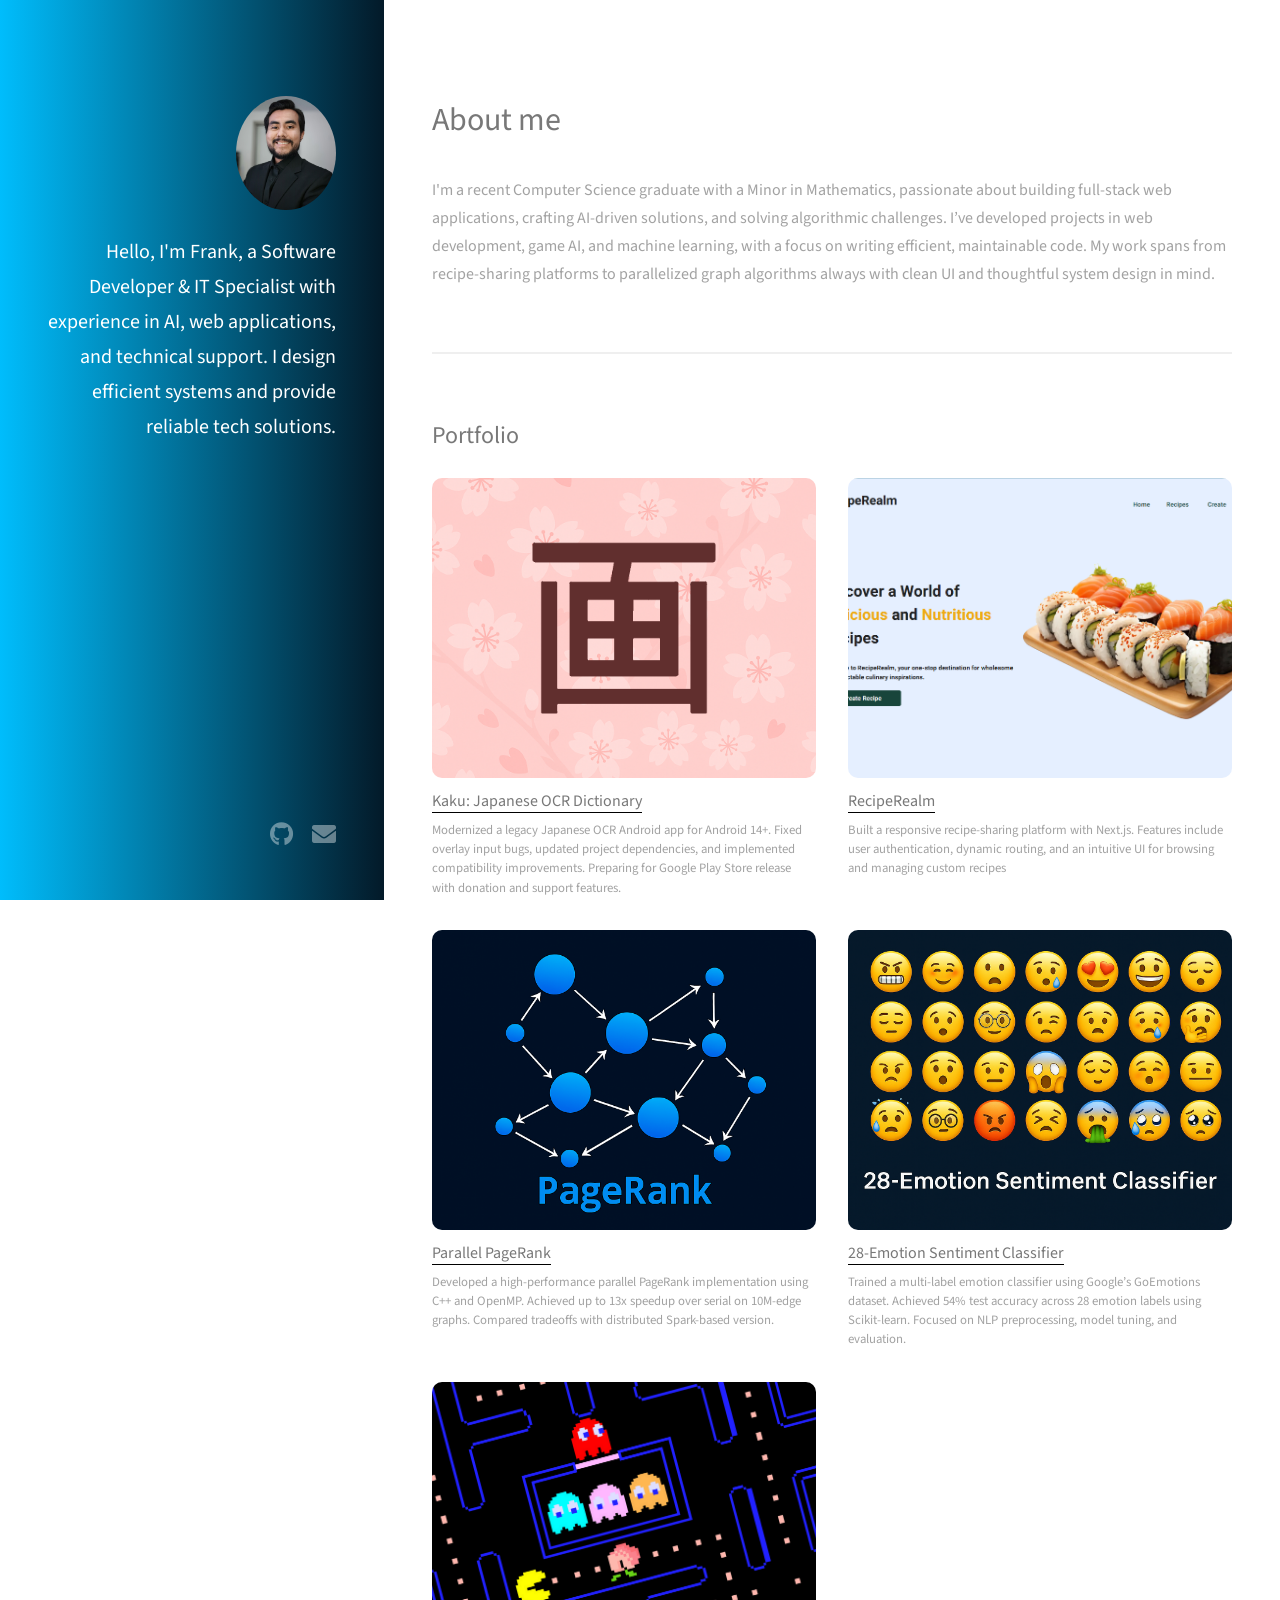
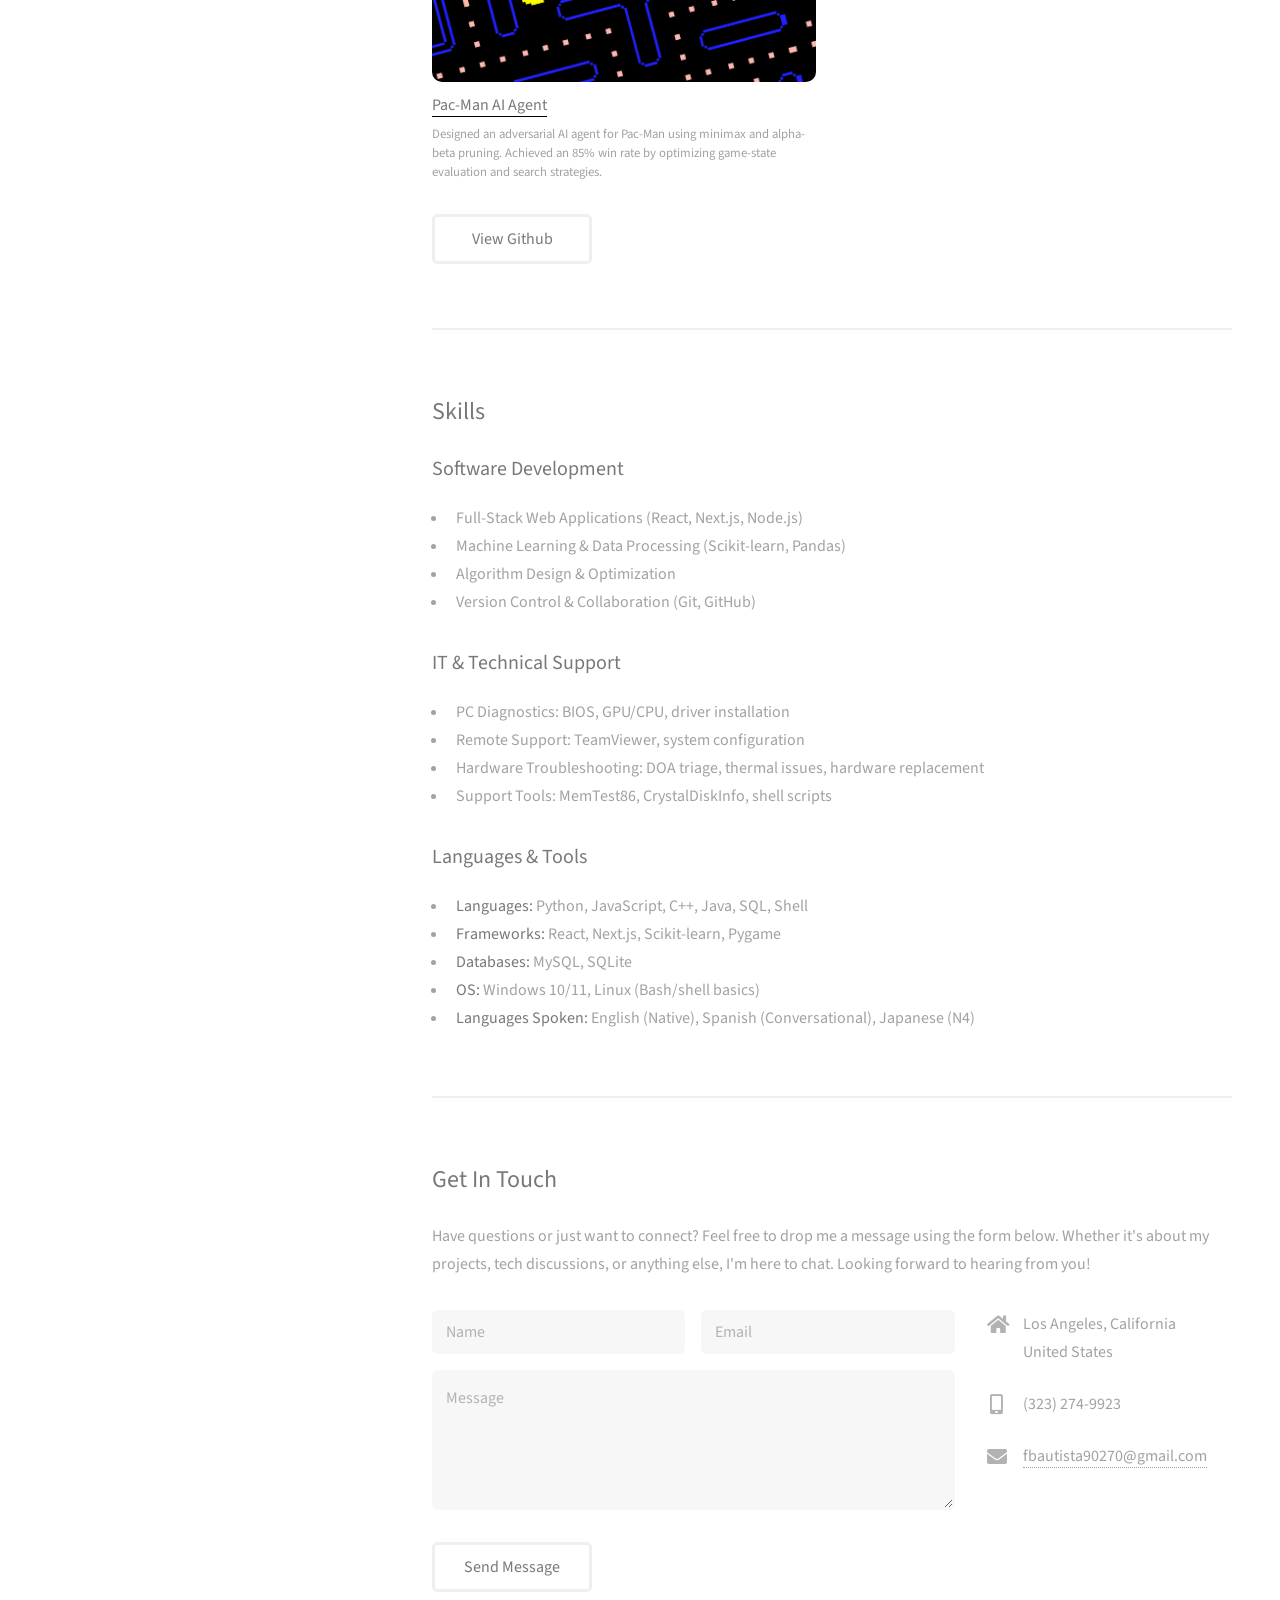
<file: index.html>
<!DOCTYPE HTML>
<html>
	<head>
		<title>Frank Bautista - Personal Website</title>
		<meta charset="utf-8" />
		<meta name="viewport" content="width=device-width, initial-scale=1, user-scalable=no" />
		<link rel="stylesheet" href="assets/css/main.css" />
	</head>
	<body class="is-preload">

		<!-- Header -->
			<header id="header">
				<div class="inner">
					<a class="image avatar"><img src="images/fulls/avatar/avatar.jpg" alt="Avatar Photo" /></a>
					<h1><strong>Hello, I'm Frank,<br />
						a Software Developer & IT Specialist<br />
						with experience in AI, web applications, and technical support.<br />
						I design efficient systems and provide reliable tech solutions.</strong>
					</h1>		
				</div>
			</header>

		<!-- Main -->
			<div id="main">

				<!-- One -->
					<section id="one">
						<header class="major">
							<h2>About me</h2>
						</header>
						<p>
							I'm a recent Computer Science graduate with a Minor in Mathematics, passionate about building full-stack web applications, crafting AI-driven solutions, and solving algorithmic challenges. I’ve developed projects in web development, game AI, and machine learning, with a focus on writing efficient, maintainable code. My work spans from recipe-sharing platforms to parallelized graph algorithms always with clean UI and thoughtful system design in mind.
						</p>
						<!--
						<ul class="actions">
							<li><a href="assets/Resume/resume.pdf" class="button">View Resume</a></li>
						</ul>
						-->
					</section>

				<!-- Two -->
					<section id="two">
						<h2>Portfolio</h2>
						<div class="row">
							<!-- KakuOCR -->
							<article class="col-6 col-12-xsmall work-item gallery">
								<a class="linkBorderRemove" href="https://github.com/Frank3549/Kaku-OCR"><img src="images/thumbs/KakuOCR.png" alt="KakuOCR Thumbnail" /></a>
								<a class="portfolioTitleLink" href="https://github.com/Frank3549/Kaku-OCR"><h3 class="portfolioTitle">Kaku: Japanese OCR Dictionary</h3></a>
								<p>Modernized a legacy Japanese OCR Android app for Android 14+. Fixed overlay input bugs, updated project dependencies, and implemented compatibility improvements. Preparing for Google Play Store release with donation and support features.</p>
							</article>		

							<!-- RecipeRealm -->
							<article class="col-6 col-12-xsmall work-item gallery">
								<a class="linkBorderRemove" href="https://recipe-realm-pearl.vercel.app/"><img src="images/thumbs/recipeRealm.png" alt="RecipeRealm Thumbnail" /></a>
								<a class="portfolioTitleLink" href="https://recipe-realm-pearl.vercel.app/"><h3 class="portfolioTitle">RecipeRealm</h3></a>
								<p>Built a responsive recipe-sharing platform with Next.js. Features include user authentication, dynamic routing, and an intuitive UI for browsing and managing custom recipes</p>
							</article>
					
							<!-- Parallel PageRank -->
							<article class="col-6 col-12-xsmall work-item gallery">
								<a class="linkBorderRemove" href="https://github.com/Frank3549/Parallel-PageRank"><img src="images/thumbs/pagerank.png" alt="PageRank Thumbnail" /></a>
								<a class="portfolioTitleLink" href="https://github.com/Frank3549/Parallel-PageRank"><h3 class="portfolioTitle">Parallel PageRank</h3></a>
								<p>Developed a high-performance parallel PageRank implementation using C++ and OpenMP. Achieved up to 13x speedup over serial on 10M-edge graphs. Compared tradeoffs with distributed Spark-based version.</p>
							</article>

							<!-- 28-Emotion Sentiment Classifier -->
							<article class="col-6 col-12-xsmall work-item gallery">
								<a class="linkBorderRemove" href="https://github.com/Frank3549/Song-Sentiment-Analysis"><img src="images/thumbs/sentiment.png" alt="Sentiment Classifier Thumbnail" /></a>
								<a class="portfolioTitleLink" href="https://github.com/Frank3549/Song-Sentiment-Analysis"><h3 class="portfolioTitle">28-Emotion Sentiment Classifier</h3></a>
								<p>Trained a multi-label emotion classifier using Google’s GoEmotions dataset. Achieved 54% test accuracy across 28 emotion labels using Scikit-learn. Focused on NLP preprocessing, model tuning, and evaluation.</p>
							</article>

							<!-- Pac-Man AI Agent -->
							<article class="col-6 col-12-xsmall work-item gallery">
								<a class="linkBorderRemove" href="https://github.com/Frank3549/Pacman-AI"><img src="images/thumbs/pacman.png" alt="Pac-Man AI Thumbnail" /></a>
								<a class="portfolioTitleLink" href="https://github.com/Frank3549/Pacman-AI"><h3 class="portfolioTitle">Pac-Man AI Agent</h3></a>
								<p>Designed an adversarial AI agent for Pac-Man using minimax and alpha-beta pruning. Achieved an 85% win rate by optimizing game-state evaluation and search strategies.</p>
							</article>

						</div>
						<ul class="actions">
							<li><a href="https://github.com/Frank3549?tab=stars" class="button">View Github</a></li>
						</ul>
					
					</section>
					
				<!-- Skills -->		
				<section id="skills">
					<h2>Skills</h2>

					<div class="skills-container">
						<div class="skills-column">
							<h3>Software Development</h3>
							<ul>
								<li>Full-Stack Web Applications (React, Next.js, Node.js)</li>
								<li>Machine Learning & Data Processing (Scikit-learn, Pandas)</li>
								<li>Algorithm Design & Optimization</li>
								<li>Version Control & Collaboration (Git, GitHub)</li>
							</ul>
						</div>

						<div class="skills-column">
							<h3>IT & Technical Support</h3>
							<ul>
								<li>PC Diagnostics: BIOS, GPU/CPU, driver installation</li>
								<li>Remote Support: TeamViewer, system configuration</li>
								<li>Hardware Troubleshooting: DOA triage, thermal issues, hardware replacement</li>
								<li>Support Tools: MemTest86, CrystalDiskInfo, shell scripts</li>
							</ul>
						</div>

						<div class="skills-column">
							<h3>Languages & Tools</h3>
							<ul>
								<li><strong>Languages:</strong> Python, JavaScript, C++, Java, SQL, Shell</li>
								<li><strong>Frameworks:</strong> React, Next.js, Scikit-learn, Pygame</li>
								<li><strong>Databases:</strong> MySQL, SQLite</li>
								<li><strong>OS:</strong> Windows 10/11, Linux (Bash/shell basics)</li>
								<li><strong>Languages Spoken:</strong> English (Native), Spanish (Conversational), Japanese (N4)</li>
							</ul>
						</div>
					</div>
				</section>

				<!-- Three -->
					<section id="three">
						<h2>Get In Touch</h2>
						<p>Have questions or just want to connect? Feel free to drop me a message using the form below. Whether it's about my projects, tech discussions, or anything else, I'm here to chat. Looking forward to hearing from you!</p>
						<div class="row">
							<div class="col-8 col-12-small">
								<form method="post" action="https://formspree.io/f/mgegnygj">
									<div class="row gtr-uniform gtr-50">
										<div class="col-6 col-12-xsmall"><input type="text" name="name" id="name" placeholder="Name" required/></div>
										<div class="col-6 col-12-xsmall"><input type="email" name="email" id="email" placeholder="Email" required/></div>
										<div class="col-12"><textarea name="message" id="message" placeholder="Message" rows="4" required></textarea></div>
									</div>

							<div class = "marginAboveButton">
								<ul class="actions">
									<li><input type="submit" value="Send Message" /></li>
								</ul>
							</div>

								</form>
								
								
							</div>
							<div class="col-4 col-12-small">
								<ul class="labeled-icons">
									<li>
										<h3 class="icon solid fa-home"><span class="label">Address</span></h3>
										Los Angeles, California<br />
										United States
									</li>
									<li>
										<h3 class="icon solid fa-mobile-alt"><span class="label">Phone</span></h3>
										(323) 274-9923
									</li>
									<li>
										<h3 class="icon solid fa-envelope"><span class="label">Email</span></h3>
										<a href="mailto:fbautista90270@gmai.com">fbautista90270@gmail.com</a>
									</li>
								</ul>
							</div>
						</div>
					</section>

				<!-- Four -->
				<!--
					<section id="four">
						<h2>Elements</h2>

						<section>
							<h4>Text</h4>
							<p>This is <b>bold</b> and this is <strong>strong</strong>. This is <i>italic</i> and this is <em>emphasized</em>.
							This is <sup>superscript</sup> text and this is <sub>subscript</sub> text.
							This is <u>underlined</u> and this is code: <code>for (;;) { ... }</code>. Finally, <a href="#">this is a link</a>.</p>
							<hr />
							<header>
								<h4>Heading with a Subtitle</h4>
								<p>Lorem ipsum dolor sit amet nullam id egestas urna aliquam</p>
							</header>
							<p>Nunc lacinia ante nunc ac lobortis. Interdum adipiscing gravida odio porttitor sem non mi integer non faucibus ornare mi ut ante amet placerat aliquet. Volutpat eu sed ante lacinia sapien lorem accumsan varius montes viverra nibh in adipiscing blandit tempus accumsan.</p>
							<header>
								<h5>Heading with a Subtitle</h5>
								<p>Lorem ipsum dolor sit amet nullam id egestas urna aliquam</p>
							</header>
							<p>Nunc lacinia ante nunc ac lobortis. Interdum adipiscing gravida odio porttitor sem non mi integer non faucibus ornare mi ut ante amet placerat aliquet. Volutpat eu sed ante lacinia sapien lorem accumsan varius montes viverra nibh in adipiscing blandit tempus accumsan.</p>
							<hr />
							<h2>Heading Level 2</h2>
							<h3>Heading Level 3</h3>
							<h4>Heading Level 4</h4>
							<h5>Heading Level 5</h5>
							<h6>Heading Level 6</h6>
							<hr />
							<h5>Blockquote</h5>
							<blockquote>Fringilla nisl. Donec accumsan interdum nisi, quis tincidunt felis sagittis eget tempus euismod. Vestibulum ante ipsum primis in faucibus vestibulum. Blandit adipiscing eu felis iaculis volutpat ac adipiscing accumsan faucibus. Vestibulum ante ipsum primis in faucibus lorem ipsum dolor sit amet nullam adipiscing eu felis.</blockquote>
							<h5>Preformatted</h5>
							<pre><code>i = 0;

while (!deck.isInOrder()) {
print 'Iteration ' + i;
deck.shuffle();
i++;
}

print 'It took ' + i + ' iterations to sort the deck.';</code></pre>
						</section>

						<section>
							<h4>Lists</h4>
							<div class="row">
								<div class="col-6 col-12-xsmall">
									<h5>Unordered</h5>
									<ul>
										<li>Dolor pulvinar etiam magna etiam.</li>
										<li>Sagittis adipiscing lorem eleifend.</li>
										<li>Felis enim feugiat dolore viverra.</li>
									</ul>
									<h5>Alternate</h5>
									<ul class="alt">
										<li>Dolor pulvinar etiam magna etiam.</li>
										<li>Sagittis adipiscing lorem eleifend.</li>
										<li>Felis enim feugiat dolore viverra.</li>
									</ul>
								</div>
								<div class="col-6 col-12-xsmall">
									<h5>Ordered</h5>
									<ol>
										<li>Dolor pulvinar etiam magna etiam.</li>
										<li>Etiam vel felis at lorem sed viverra.</li>
										<li>Felis enim feugiat dolore viverra.</li>
										<li>Dolor pulvinar etiam magna etiam.</li>
										<li>Etiam vel felis at lorem sed viverra.</li>
										<li>Felis enim feugiat dolore viverra.</li>
									</ol>
									<h5>Icons</h5>
									<ul class="icons">
										<li><a href="#" class="icon brands fa-twitter"><span class="label">Twitter</span></a></li>
										<li><a href="#" class="icon brands fa-facebook-f"><span class="label">Facebook</span></a></li>
										<li><a href="#" class="icon brands fa-instagram"><span class="label">Instagram</span></a></li>
										<li><a href="#" class="icon brands fa-github"><span class="label">Github</span></a></li>
										<li><a href="#" class="icon brands fa-dribbble"><span class="label">Dribbble</span></a></li>
										<li><a href="#" class="icon brands fa-tumblr"><span class="label">Tumblr</span></a></li>
									</ul>
								</div>
							</div>
							<h5>Actions</h5>
							<ul class="actions">
								<li><a href="#" class="button primary">Default</a></li>
								<li><a href="#" class="button">Default</a></li>
							</ul>
							<ul class="actions small">
								<li><a href="#" class="button primary small">Small</a></li>
								<li><a href="#" class="button small">Small</a></li>
							</ul>
							<div class="row">
								<div class="col-6 col-12-small">
									<ul class="actions stacked">
										<li><a href="#" class="button primary">Default</a></li>
										<li><a href="#" class="button">Default</a></li>
									</ul>
								</div>
								<div class="col-6 col-12-small">
									<ul class="actions stacked">
										<li><a href="#" class="button primary small">Small</a></li>
										<li><a href="#" class="button small">Small</a></li>
									</ul>
								</div>
								<div class="col-6 col-12-small">
									<ul class="actions stacked">
										<li><a href="#" class="button primary fit">Default</a></li>
										<li><a href="#" class="button fit">Default</a></li>
									</ul>
								</div>
								<div class="col-6 col-12-small">
									<ul class="actions stacked">
										<li><a href="#" class="button primary small fit">Small</a></li>
										<li><a href="#" class="button small fit">Small</a></li>
									</ul>
								</div>
							</div>
						</section>

						<section>
							<h4>Table</h4>
							<h5>Default</h5>
							<div class="table-wrapper">
								<table>
									<thead>
										<tr>
											<th>Name</th>
											<th>Description</th>
											<th>Price</th>
										</tr>
									</thead>
									<tbody>
										<tr>
											<td>Item One</td>
											<td>Ante turpis integer aliquet porttitor.</td>
											<td>29.99</td>
										</tr>
										<tr>
											<td>Item Two</td>
											<td>Vis ac commodo adipiscing arcu aliquet.</td>
											<td>19.99</td>
										</tr>
										<tr>
											<td>Item Three</td>
											<td> Morbi faucibus arcu accumsan lorem.</td>
											<td>29.99</td>
										</tr>
										<tr>
											<td>Item Four</td>
											<td>Vitae integer tempus condimentum.</td>
											<td>19.99</td>
										</tr>
										<tr>
											<td>Item Five</td>
											<td>Ante turpis integer aliquet porttitor.</td>
											<td>29.99</td>
										</tr>
									</tbody>
									<tfoot>
										<tr>
											<td colspan="2"></td>
											<td>100.00</td>
										</tr>
									</tfoot>
								</table>
							</div>

							<h5>Alternate</h5>
							<div class="table-wrapper">
								<table class="alt">
									<thead>
										<tr>
											<th>Name</th>
											<th>Description</th>
											<th>Price</th>
										</tr>
									</thead>
									<tbody>
										<tr>
											<td>Item One</td>
											<td>Ante turpis integer aliquet porttitor.</td>
											<td>29.99</td>
										</tr>
										<tr>
											<td>Item Two</td>
											<td>Vis ac commodo adipiscing arcu aliquet.</td>
											<td>19.99</td>
										</tr>
										<tr>
											<td>Item Three</td>
											<td> Morbi faucibus arcu accumsan lorem.</td>
											<td>29.99</td>
										</tr>
										<tr>
											<td>Item Four</td>
											<td>Vitae integer tempus condimentum.</td>
											<td>19.99</td>
										</tr>
										<tr>
											<td>Item Five</td>
											<td>Ante turpis integer aliquet porttitor.</td>
											<td>29.99</td>
										</tr>
									</tbody>
									<tfoot>
										<tr>
											<td colspan="2"></td>
											<td>100.00</td>
										</tr>
									</tfoot>
								</table>
							</div>
						</section>

						<section>
							<h4>Buttons</h4>
							<ul class="actions">
								<li><a href="#" class="button primary">Primary</a></li>
								<li><a href="#" class="button">Default</a></li>
							</ul>
							<ul class="actions">
								<li><a href="#" class="button large">Large</a></li>
								<li><a href="#" class="button">Default</a></li>
								<li><a href="#" class="button small">Small</a></li>
							</ul>
							<ul class="actions fit">
								<li><a href="#" class="button primary fit">Fit</a></li>
								<li><a href="#" class="button fit">Fit</a></li>
							</ul>
							<ul class="actions fit small">
								<li><a href="#" class="button primary fit small">Fit + Small</a></li>
								<li><a href="#" class="button fit small">Fit + Small</a></li>
							</ul>
							<ul class="actions">
								<li><a href="#" class="button primary icon solid fa-download">Icon</a></li>
								<li><a href="#" class="button icon solid fa-download">Icon</a></li>
							</ul>
							<ul class="actions">
								<li><span class="button primary disabled">Primary</span></li>
								<li><span class="button disabled">Default</span></li>
							</ul>
						</section>

						<section>
							<h4>Form</h4>
							<form method="post" action="#">
								<div class="row gtr-uniform gtr-50">
									<div class="col-6 col-12-xsmall">
										<input type="text" name="demo-name" id="demo-name" value="" placeholder="Name" />
									</div>
									<div class="col-6 col-12-xsmall">
										<input type="email" name="demo-email" id="demo-email" value="" placeholder="Email" />
									</div>
									<div class="col-12">
										<select name="demo-category" id="demo-category">
											<option value="">- Category -</option>
											<option value="1">Manufacturing</option>
											<option value="1">Shipping</option>
											<option value="1">Administration</option>
											<option value="1">Human Resources</option>
										</select>
									</div>
									<div class="col-4 col-12-small">
										<input type="radio" id="demo-priority-low" name="demo-priority" checked>
										<label for="demo-priority-low">Low Priority</label>
									</div>
									<div class="col-4 col-12-small">
										<input type="radio" id="demo-priority-normal" name="demo-priority">
										<label for="demo-priority-normal">Normal Priority</label>
									</div>
									<div class="col-4 col-12-small">
										<input type="radio" id="demo-priority-high" name="demo-priority">
										<label for="demo-priority-high">High Priority</label>
									</div>
									<div class="col-6 col-12-small">
										<input type="checkbox" id="demo-copy" name="demo-copy">
										<label for="demo-copy">Email me a copy of this message</label>
									</div>
									<div class="col-6 col-12-small">
										<input type="checkbox" id="demo-human" name="demo-human" checked>
										<label for="demo-human">I am a human and not a robot</label>
									</div>
									<div class="col-12">
										<textarea name="demo-message" id="demo-message" placeholder="Enter your message" rows="6"></textarea>
									</div>
									<div class="col-12">
										<ul class="actions">
											<li><input type="submit" value="Send Message" class="primary" /></li>
											<li><input type="reset" value="Reset" /></li>
										</ul>
									</div>
								</div>
							</form>
						</section>

						<section>
							<h4>Image</h4>
							<h5>Fit</h5>
							<div class="box alt">
								<div class="row gtr-50 gtr-uniform">
									<div class="col-12"><span class="image fit"><img src="images/fulls/05.jpg" alt="" /></span></div>
									<div class="col-4"><span class="image fit"><img src="images/thumbs/01.jpg" alt="" /></span></div>
									<div class="col-4"><span class="image fit"><img src="images/thumbs/02.jpg" alt="" /></span></div>
									<div class="col-4"><span class="image fit"><img src="images/thumbs/03.jpg" alt="" /></span></div>
									<div class="col-4"><span class="image fit"><img src="images/thumbs/04.jpg" alt="" /></span></div>
									<div class="col-4"><span class="image fit"><img src="images/thumbs/05.jpg" alt="" /></span></div>
									<div class="col-4"><span class="image fit"><img src="images/thumbs/06.jpg" alt="" /></span></div>
									<div class="col-4"><span class="image fit"><img src="images/thumbs/03.jpg" alt="" /></span></div>
									<div class="col-4"><span class="image fit"><img src="images/thumbs/02.jpg" alt="" /></span></div>
									<div class="col-4"><span class="image fit"><img src="images/thumbs/01.jpg" alt="" /></span></div>
								</div>
							</div>
							<h5>Left &amp; Right</h5>
							<p><span class="image left"><img src="images/avatar.jpg" alt="" /></span>Fringilla nisl. Donec accumsan interdum nisi, quis tincidunt felis sagittis eget. tempus euismod. Vestibulum ante ipsum primis in faucibus vestibulum. Blandit adipiscing eu felis iaculis volutpat ac adipiscing accumsan eu faucibus. Integer ac pellentesque praesent tincidunt felis sagittis eget. tempus euismod. Vestibulum ante ipsum primis in faucibus vestibulum. Blandit adipiscing eu felis iaculis volutpat ac adipiscing accumsan eu faucibus. Integer ac pellentesque praesent. Donec accumsan interdum nisi, quis tincidunt felis sagittis eget. tempus euismod. Vestibulum ante ipsum primis in faucibus vestibulum. Blandit adipiscing eu felis iaculis volutpat ac adipiscing accumsan eu faucibus. Integer ac pellentesque praesent tincidunt felis sagittis eget. tempus euismod. Vestibulum ante ipsum primis in faucibus vestibulum. Blandit adipiscing eu felis iaculis volutpat ac adipiscing accumsan eu faucibus. Integer ac pellentesque praesent.</p>
							<p><span class="image right"><img src="images/avatar.jpg" alt="" /></span>Fringilla nisl. Donec accumsan interdum nisi, quis tincidunt felis sagittis eget. tempus euismod. Vestibulum ante ipsum primis in faucibus vestibulum. Blandit adipiscing eu felis iaculis volutpat ac adipiscing accumsan eu faucibus. Integer ac pellentesque praesent tincidunt felis sagittis eget. tempus euismod. Vestibulum ante ipsum primis in faucibus vestibulum. Blandit adipiscing eu felis iaculis volutpat ac adipiscing accumsan eu faucibus. Integer ac pellentesque praesent. Donec accumsan interdum nisi, quis tincidunt felis sagittis eget. tempus euismod. Vestibulum ante ipsum primis in faucibus vestibulum. Blandit adipiscing eu felis iaculis volutpat ac adipiscing accumsan eu faucibus. Integer ac pellentesque praesent tincidunt felis sagittis eget. tempus euismod. Vestibulum ante ipsum primis in faucibus vestibulum. Blandit adipiscing eu felis iaculis volutpat ac adipiscing accumsan eu faucibus. Integer ac pellentesque praesent.</p>
						</section>

					</section>
				-->

			</div>

		<!-- Footer -->
			<footer id="footer">
				<div class="inner">
					<ul class="icons">
						<li><a href="https://github.com/Frank3549" class="icon brands fa-github"><span class="label">Github</span></a></li>
						<li><a href="mailto:fbautista90270@gmail.com" class="icon solid fa-envelope"><span class="label">Email</span></a></li>
					</ul>

				</div>
			</footer>

		<!-- Scripts -->
			<script src="assets/js/jquery.min.js"></script>
			<script src="assets/js/jquery.poptrox.min.js"></script>
			<script src="assets/js/browser.min.js"></script>
			<script src="assets/js/breakpoints.min.js"></script>
			<script src="assets/js/util.js"></script>
			<script src="assets/js/main.js"></script>

	</body>
</html>
</file>
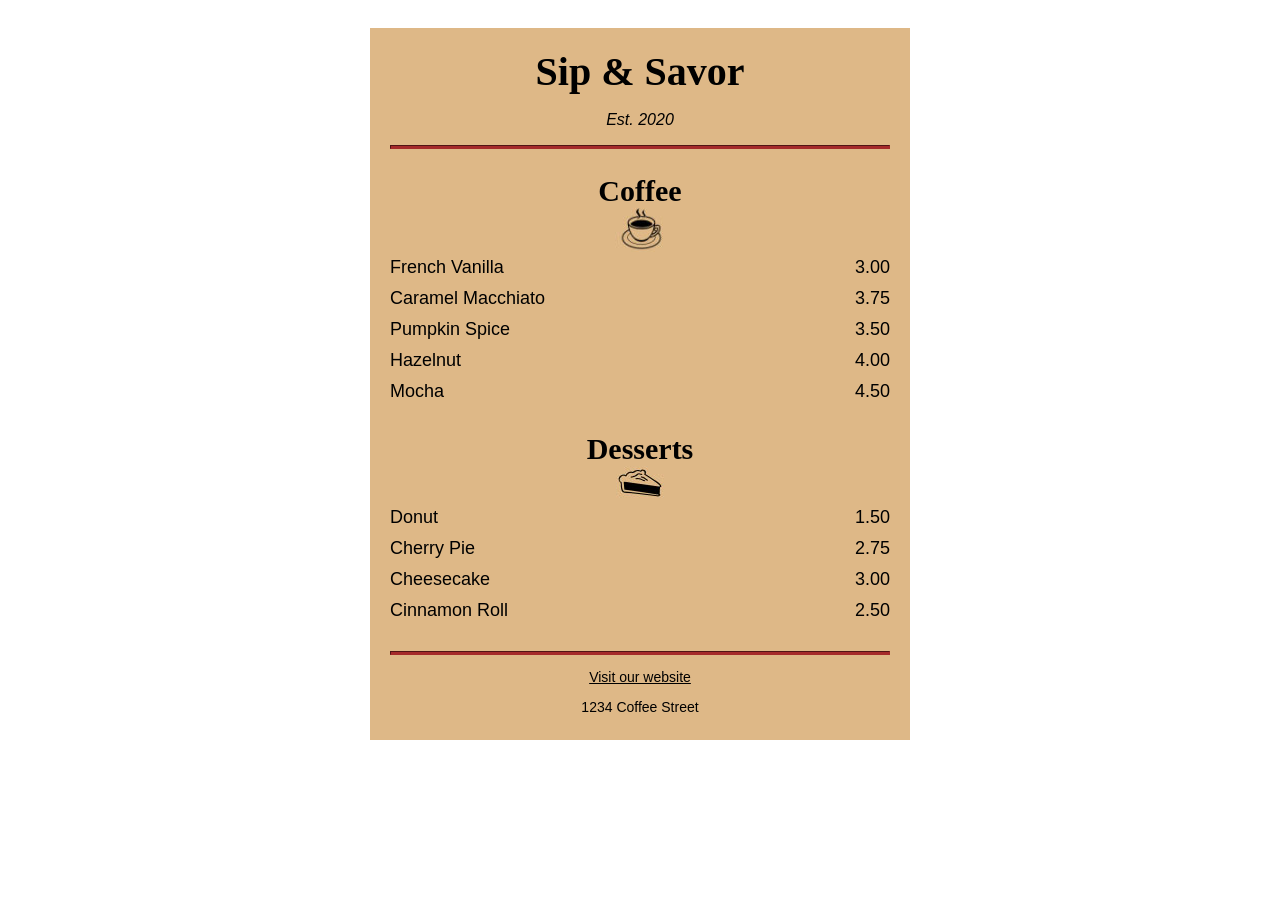
<file: Cafe Menu Project/index.html>
<!DOCTYPE html>
<html lang="en">
  <head>
    <meta charset="utf-8" />
    <meta name="viewport" content="width=device-width, initial-scale=1.0" />
    <title>Cafe Menu</title>
    <link href="styles.css" rel="stylesheet"/>
  </head>
  <body>
    <div class="menu">
      <main>
        <h1>Sip & Savor</h1>
        <p class="established">Est. 2020</p>
        <hr>
        <section>
          <h2>Coffee</h2>
          <img src="images/coffee.jpg" alt="coffee icon"/>
          <article class="item">
            <p class="flavor">French Vanilla</p><p class="price">3.00</p>
          </article>
          <article class="item">
            <p class="flavor">Caramel Macchiato</p><p class="price">3.75</p>
          </article>
          <article class="item">
            <p class="flavor">Pumpkin Spice</p><p class="price">3.50</p>
          </article>
          <article class="item">
            <p class="flavor">Hazelnut</p><p class="price">4.00</p>
          </article>
          <article class="item">
            <p class="flavor">Mocha</p><p class="price">4.50</p>
          </article>
        </section>
        <section>
          <h2>Desserts</h2>
          <img src="images/pie.jpg" alt="pie icon"/>
          <article class="item">
            <p class="dessert">Donut</p><p class="price">1.50</p>
          </article>
          <article class="item">
            <p class="dessert">Cherry Pie</p><p class="price">2.75</p>
          </article>
          <article class="item">
            <p class="dessert">Cheesecake</p><p class="price">3.00</p>
          </article>
          <article class="item">
            <p class="dessert">Cinnamon Roll</p><p class="price">2.50</p>
          </article>
        </section>
      </main>
      <hr class="bottom-line">
      <footer>
        <p>
          <a href="" target="_blank">Visit our website</a>
        </p>
        <p class="address">1234 Coffee Street</p>
      </footer>
    </div>
  </body>
</html>
</file>
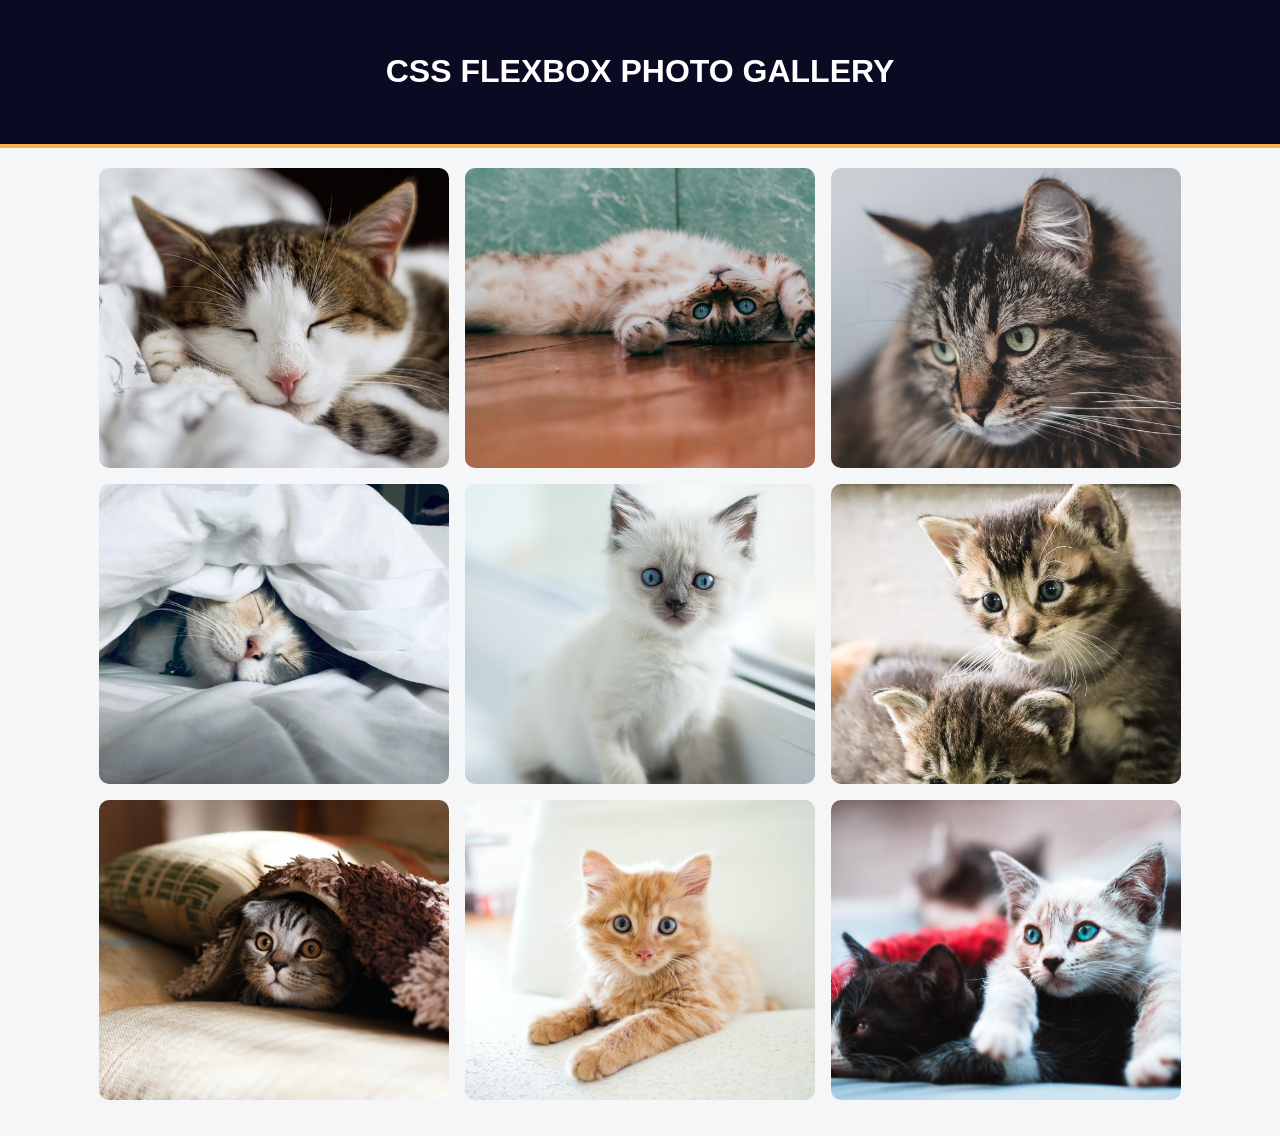
<file: FlexBox Gallery Project/index.html>
<!DOCTYPE html>
<html lang="en">
  <head>
    <meta charset="utf-8">
    <meta name="viewport" content="width=device-width, initial-scale=1.0">
    <title>Photo Gallery</title>
    <link rel="stylesheet" href="./styles.css">
  </head>
  <body>
    <header class="header">
      <h1>css flexbox photo gallery</h1>
    </header>
    <div class="gallery">
      <img src="images/1.jpg">
      <img src="images/2.jpg">
      <img src="images/3.jpg">
      <img src="images/4.jpg">
      <img src="images/5.jpg">
      <img src="images/6.jpg">
      <img src="images/7.jpg">
      <img src="images/8.jpg">
      <img src="images/9.jpg">
    </div>
  </body>
</html>
</file>
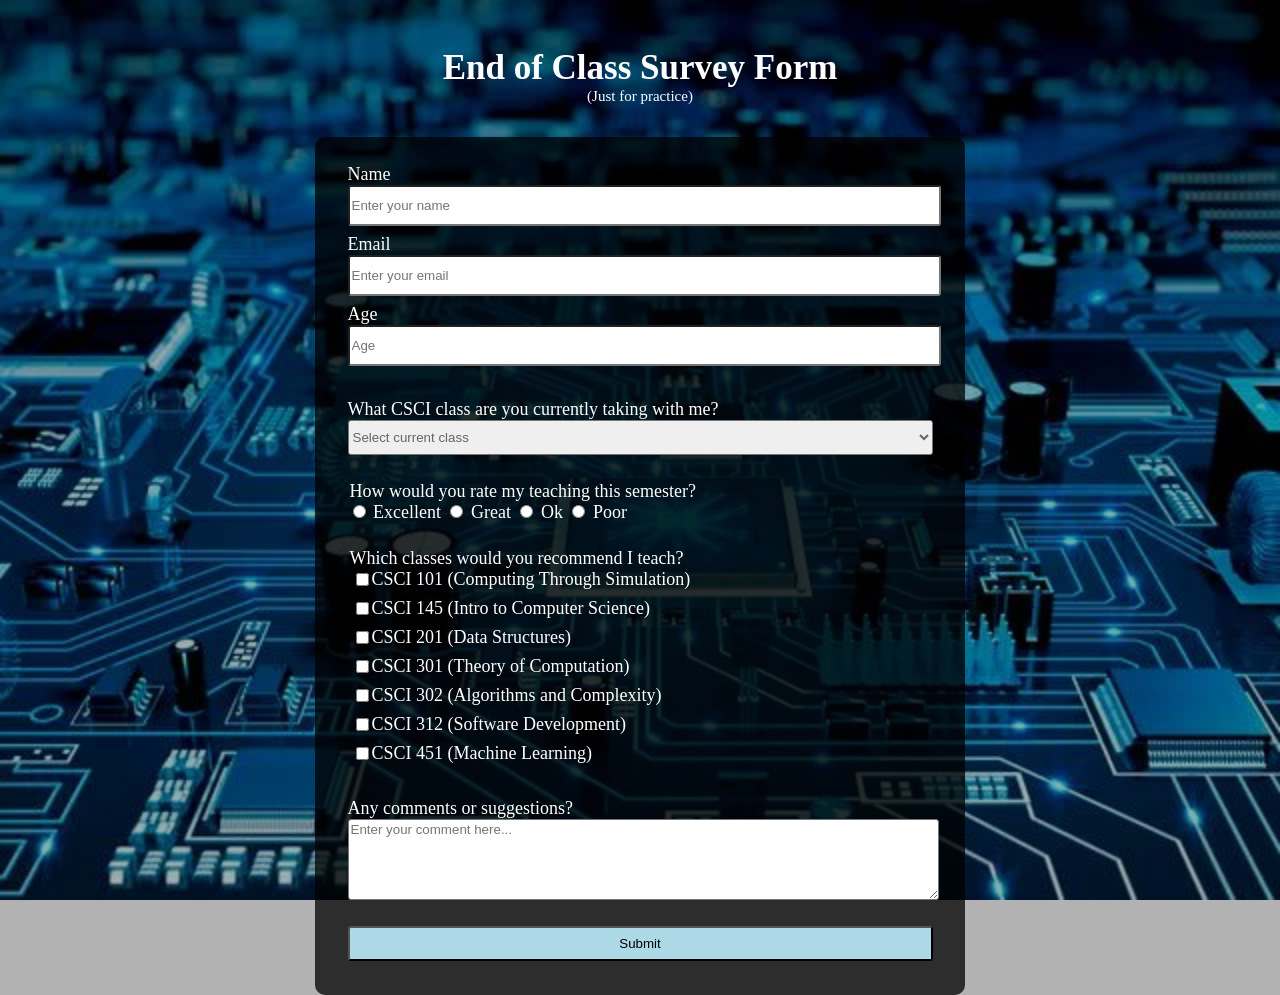
<file: Survey Project/index.html>
<!DOCTYPE html>
<html lang="en">
  <head>
    <meta charset="UTF-8">
    <link rel="stylesheet" href="styles.css"/>
    <title>Survey Form</title>
  </head>
  <body>
    
    <main>
    <h1 id="title">End of Class Survey Form</h1>
    <p id="description">(Just for practice)</p>

    <!-- Name Email, Age -->
    <div class=surroundingBox>
    <form id="survey-form">
        <fieldset>
       <label class="blockTypeForm" for="name" id="name-label">Name<input class="inputBoxDefaults" placeholder = "Enter your name" type="text" required id="name"/></label>

       <label class="blockTypeForm" for="email" id="email-label">Email<input class="inputBoxDefaults" placeholder="Enter your email" type ="email" required id="email"/></label>

       <label class="blockTypeForm" for="number" id="number-label">Age<input class="inputBoxDefaults" placeholder="Age" id="number" type="number" min="16" max="100"/></label>
      </fieldset>
    <!-- End of Name, Email, Age-->
    
    <!-- Selector -->
    <fieldset>
      <label class="dropDownLabel" for="dropdown">What CSCI class are you currently taking with me?<select class="inputBoxDefaults" id="dropdown">
        <option>Select current class</option>
        <option>CSCI 145 (Intro to Computer Science)</option>
        <option>CSCI 201 (Data structures)</option>
        <option>CSCI 301 (Theory of Computation)</option>
      </select></label>
    </fieldset>
    <!-- End of Selector -->

    <!-- Radio Buttons -->
    <fieldset> 
    <legend>How would you rate my teaching this semester?</legend>
    <label for="Excellent"><input class="radioButtons" value="excellent" id="excellent" type="radio" name="ratingType" /> Excellent</label>
    <label class="radioButtons" for="Great"><input class="radioButtons" value="great" id="great" type="radio" name="ratingType" /> Great</label>
    <label class="radioButtons" for="ok" ><input class="radioButtons" value="ok" id="ok" type="radio" name="ratingType" /> Ok</label>
    <label class="radioButtons" for="poor"><input class="radioButtons" value="poor" id="poor" type="radio" name="ratingType" /> Poor</label>
    </fieldset> 
    <!-- End of Radio Buttons -->

    <!-- Checkboxes --> 
    <fieldset >
      <legend>Which classes would you recommend I teach?<legend>
    <label class="checkbox_label" for= "classOne"><input value="CSCI101" id="classOne" type="checkbox"/>CSCI 101 (Computing Through Simulation)</label>
    <label class="checkbox_label" for="classTwo"><input value="CSCI145" id="classTwo" type="checkbox"/>CSCI 145 (Intro to Computer Science)</label>
    <label class="checkbox_label" for="classThree"><input value="CSCI201" id="classThree" type="checkbox"/>CSCI 201 (Data Structures)</label>
    <label class="checkbox_label" for="classFour"><input value="CSCI301" id="classFour" type="checkbox"/>CSCI 301 (Theory of Computation)</label>
    <label class="checkbox_label" for="classFive"><input value="CSCI302" id="classFive" type="checkbox"/>CSCI 302 (Algorithms and Complexity)</label>
    <label class="checkbox_label" for="classSix"><input value="CSCI312" id="classSix" type="checkbox"/>CSCI 312 (Software Development)</label>
    <label class="checkbox_label" for="classSeven"><input value="CSCI451" id="classSeven" type="checkbox"/>CSCI 451 (Machine Learning)</label>
    </fieldset>
    <!-- End of Checkboxes -->

    <!-- Extra Comments Checkbox -->

    <fieldset>
      <label for="moreInfo">Any comments or suggestions?<textarea class="textBoxes" id="moreInfo" rows="3" cols="30" placeholder="Enter your comment here..."></textarea></label>
    </fieldset>
    <!-- End of Extra Comments Checkbox -->
    
    <input class="submitButton" type="submit" id="submit" />
    



    </form>
  <main>
  </div>
  </body>
 
</html>
</file>
<file: Cafe Menu Project/styles.css>
body {
    background-image: url(https://cdn.freecodecamp.org/curriculum/css-cafe/beans.jpg);
    font-family: sans-serif;
    padding: 20px;
  }
  
  h1 {
    font-size: 40px;
    margin-top: 0;
    margin-bottom: 15px;
  }
  
  h2 {
    font-size: 30px;
  }
  
  .established {
    font-style: italic;
  }
  
  h1, h2, p {
    text-align: center;
  }
  
  .menu {
    width: 80%;
    background-color: burlywood;
    margin-left: auto;
    margin-right: auto;
    margin-top: auto;
    margin-bottom: auto;
    padding: 20px;
    max-width: 500px;
  }
  
  img {
    display: block;
    margin-left: auto;
    margin-right: auto;
    margin-top: -25px;
  }
  
  hr {
    height: 2px;
    background-color: brown;
    border-color: brown;
  }
  
  .bottom-line {
    margin-top: 25px;
  }
  
  h1, h2 {
    font-family: Impact, serif;
  }
  
  .item p {
    display: inline-block;
    margin-top: 5px;
    margin-bottom: 5px;
    font-size: 18px;
  }
  
  .flavor, .dessert {
    text-align: left;
    width: 75%;
  }
  
  .price {
    text-align: right;
    width: 25%;
  }
  
  /* FOOTER */
  
  footer {
    font-size: 14px;
  }
  
  .address {
    margin-bottom: 5px;
  }
  
  a {
    color: black;
  }
  
  a:visited {
    color: black;
  }
  
  a:hover {
    color: brown;
  }
  
  a:active {
    color: brown;
  }
</file>
<file: FlexBox Gallery Project/styles.css>
* {
    box-sizing: border-box;
  }
  
  body {
    margin: 0;
    font-family: sans-serif;
    background: #f5f6f7;
  }
  
  .header {
    text-align: center;
    text-transform: uppercase;
    padding: 32px;
    background-color: #0a0a23;
    color: #fff;
    border-bottom: 4px solid #fdb347;
  }
  
  .gallery {
    display: flex;
    flex-direction: row;
    flex-wrap: wrap;
    justify-content: center;
    align-items: center;
    gap: 16px;
    max-width: 1400px;
    margin: 0 auto;
    padding: 20px 10px;
  }
  
  .gallery img {
    width: 100%;
    max-width: 350px;
    height: 300px;
    object-fit: cover;
    border-radius: 10px;
  }
  
  .gallery::after {
    content: "";
    width: 350px;
  }
</file>
<file: Survey Project/styles.css>
body{
    width: 100%;
    height: 100vh;
    margin: 0;
    
    color: white;
    font-size: 18px;
    font-family: Tahoma;
  
    background: rgba(0,0,0,0.3 ) url("images/bg.png");
    background-blend-mode: darken;
    background-size: cover;
    background-position: center;
    background-attachment: fixed;
  }
  
  .surroundingBox{
      background-color: rgb(0,0,0, 0.75);
      width: 95%;
      max-width: 650px;
      min-width: 350px;
      margin-left: auto;
      margin-right: auto;
      border-radius: 10px;
      padding-bottom: 1px;
      
  }
  
  h1{
    font-size: 35px;
    margin: 3rem auto 0px auto;
    text-align: center;
  }
  
  #description{
    font-size: 15px;
    margin-top: 0px;
    text-align: center;
  }
  
  
  
  form{
    width: 90%;
    max-width: 600px;
    min-width: 300px;
    margin: 2rem auto;
    padding: 1px 0;
  }
  .dropDownLabel{
    text-align: left;
    width: 100%;
  }
  
  .blockTypeForm{
    display: block;
    text-align: left;
    padding-bottom: 0.5rem;
  }
  .radioButtons{
    display: inline;
  }
  
  fieldset{
    margin: 1.6rem 0;
    padding: 0;
    border: 0;
  }
  
  .checkbox_label{
    display: flex;
    padding-bottom: 8px; /*space between checkboxes */
  }
  
  input{
    display: block;
  }
  
  #name, #email, #number{
    width: 100%;
  }
  
  /*Does not include "textArea"*/
  .inputBoxDefaults{
    width: 100%;
    height: 35px;
    border-radius: 3px;
  }
  
  textarea{
    display: block;
    width: 100%;
    height: 75px;
    border-radius: 3px;
  }
  
  ::placeholder{
    font-family: sans-serif;
    font-size: 14;
  }
  
  select{
    color: rgba(99,102,106,1);
    font-family: sans-serif;
    font-size: 14;
  }
  
  .submitButton{
    background-color: #add8e6;
    width: 100%;
    margin: 0 auto;
    height: 35px;
    border-radius: 3px;
  }
</file>
<file: assets/css/main.css>
@import url("fontawesome-all.min.css");
@import url("https://fonts.googleapis.com/css?family=Source+Sans+Pro:400,400italic");

/*
	Strata by HTML5 UP
	html5up.net | @ajlkn
	Free for personal and commercial use under the CCA 3.0 license (html5up.net/license)
*/

html, body, div, span, applet, object,
iframe, h1, h2, h3, h4, h5, h6, p, blockquote,
pre, a, abbr, acronym, address, big, cite,
code, del, dfn, em, img, ins, kbd, q, s, samp,
small, strike, strong, sub, sup, tt, var, b,
u, i, center, dl, dt, dd, ol, ul, li, fieldset,
form, label, legend, table, caption, tbody,
tfoot, thead, tr, th, td, article, aside,
canvas, details, embed, figure, figcaption,
footer, header, hgroup, menu, nav, output, ruby,
section, summary, time, mark, audio, video {
	margin: 0;
	padding: 0;
	border: 0;
	font-size: 100%;
	font: inherit;
	vertical-align: baseline;}

article, aside, details, figcaption, figure,
footer, header, hgroup, menu, nav, section {
	display: block;}

body {
	line-height: 1;
}

ol, ul {
	list-style: none;
}

blockquote, q {
	quotes: none;
}

	blockquote:before, blockquote:after, q:before, q:after {
		content: '';
		content: none;
	}

table {
	border-collapse: collapse;
	border-spacing: 0;
}

body {
	-webkit-text-size-adjust: none;
}

mark {
	background-color: transparent;
	color: inherit;
}

input::-moz-focus-inner {
	border: 0;
	padding: 0;
}

input, select, textarea {
	-moz-appearance: none;
	-webkit-appearance: none;
	-ms-appearance: none;
	appearance: none;
}

/* Basic */

	html {
		box-sizing: border-box;
	}

	*, *:before, *:after {
		box-sizing: inherit;
	}

	body {
		background: #fff;
	}

		body.is-preload *, body.is-preload *:before, body.is-preload *:after {
			-moz-animation: none !important;
			-webkit-animation: none !important;
			-ms-animation: none !important;
			animation: none !important;
			-moz-transition: none !important;
			-webkit-transition: none !important;
			-ms-transition: none !important;
			transition: none !important;
		}

	body, input, select, textarea {
		color: #a2a2a2;
		font-family: "Source Sans Pro", Helvetica, sans-serif;
		font-size: 16pt;
		font-weight: 400;
		line-height: 1.75em;
	}

	a {
		-moz-transition: color 0.2s ease-in-out, border-color 0.2s ease-in-out;
		-webkit-transition: color 0.2s ease-in-out, border-color 0.2s ease-in-out;
		-ms-transition: color 0.2s ease-in-out, border-color 0.2s ease-in-out;
		transition: color 0.2s ease-in-out, border-color 0.2s ease-in-out;
		border-bottom: dotted 1px;
		color: #0983ac;
		text-decoration: none;
	}

		a:hover {
			border-bottom-color: transparent;
			color: #38cdff !important;
			text-decoration: none;
		}

	strong, b {
		color: #787878;
		font-weight: 400;
	}

	em, i {
		font-style: italic;
	}

	p {
		margin: 0 0 2em 0;
	}

	h1, h2, h3, h4, h5, h6 {
		color: #787878;
		font-weight: 400;
		line-height: 1em;
		margin: 0 0 1em 0;
	}

		h1 a, h2 a, h3 a, h4 a, h5 a, h6 a {
			color: inherit;
			text-decoration: none;
		}

	h1 {
		font-size: 2em;
		line-height: 1.5em;
	}

	h2 {
		font-size: 1.5em;
		line-height: 1.5em;
	}

	h3 {
		font-size: 1.25em;
		line-height: 1.5em;
	}

	h4 {
		font-size: 1.1em;
		line-height: 1.5em;
	}

	h5 {
		font-size: 0.9em;
		line-height: 1.5em;
	}

	h6 {
		font-size: 0.7em;
		line-height: 1.5em;
	}

	sub {
		font-size: 0.8em;
		position: relative;
		top: 0.5em;
	}

	sup {
		font-size: 0.8em;
		position: relative;
		top: -0.5em;
	}

	hr {
		border: 0;
		border-bottom: solid 2px #efefef;
		margin: 2em 0;
	}

		hr.major {
			margin: 3em 0;
		}

	blockquote {
		border-left: solid 6px #efefef;
		font-style: italic;
		margin: 0 0 2em 0;
		padding: 0.5em 0 0.5em 1.5em;
	}

	code {
		background: #f7f7f7;
		border-radius: 0.35em;
		border: solid 2px #efefef;
		font-family: "Courier New", monospace;
		font-size: 0.9em;
		margin: 0 0.25em;
		padding: 0.25em 0.65em;
	}

	pre {
		-webkit-overflow-scrolling: touch;
		font-family: "Courier New", monospace;
		font-size: 0.9em;
		margin: 0 0 2em 0;
	}

		pre code {
			display: block;
			line-height: 1.75em;
			padding: 1em 1.5em;
			overflow-x: auto;
		}

	.align-left {
		text-align: left;
	}

	.align-center {
		text-align: center;
	}

	.align-right {
		text-align: right;
	}

/* Container */

	.container {
		margin: 0 auto;
		max-width: calc(100% - 4em);
		width: 100%;
	}

		.container.xsmall {
			width: 25%;
		}

		.container.small {
			width: 50%;
		}

		.container.medium {
			width: 75%;
		}

		.container.large {
			width: 125%;
		}

		.container.xlarge {
			width: 150%;
		}

		.container.max {
			width: 100%;
		}

		@media screen and (max-width: 980px) {

			.container {
				width: 100% !important;
				max-width: 100% !important;
			}

		}

		@media screen and (max-width: 480px) {

			.container {
				max-width: calc(100% - 3em);
			}

		}

/* Row */

	.row {
		display: flex;
		flex-wrap: wrap;
		box-sizing: border-box;
		align-items: stretch;
	}

		.row > * {
			box-sizing: border-box;
		}

		.row.gtr-uniform > * > :last-child {
			margin-bottom: 0;
		}

		.row.aln-left {
			justify-content: flex-start;
		}

		.row.aln-center {
			justify-content: center;
		}

		.row.aln-right {
			justify-content: flex-end;
		}

		.row.aln-top {
			align-items: flex-start;
		}

		.row.aln-middle {
			align-items: center;
		}

		.row.aln-bottom {
			align-items: flex-end;
		}

		.row > .imp {
			order: -1;
		}

		.row > .col-1 {
			width: 8.33333%;
		}

		.row > .off-1 {
			margin-left: 8.33333%;
		}

		.row > .col-2 {
			width: 16.66667%;
		}

		.row > .off-2 {
			margin-left: 16.66667%;
		}

		.row > .col-3 {
			width: 25%;
		}

		.row > .off-3 {
			margin-left: 25%;
		}

		.row > .col-4 {
			width: 33.33333%;
		}

		.row > .off-4 {
			margin-left: 33.33333%;
		}

		.row > .col-5 {
			width: 41.66667%;
		}

		.row > .off-5 {
			margin-left: 41.66667%;
		}

		.row > .col-6 {
			width: 50%;
		}

		.row > .off-6 {
			margin-left: 50%;
		}

		.row > .col-7 {
			width: 58.33333%;
		}

		.row > .off-7 {
			margin-left: 58.33333%;
		}

		.row > .col-8 {
			width: 66.66667%;
		}

		.row > .off-8 {
			margin-left: 66.66667%;
		}

		.row > .col-9 {
			width: 75%;
		}

		.row > .off-9 {
			margin-left: 75%;
		}

		.row > .col-10 {
			width: 83.33333%;
		}

		.row > .off-10 {
			margin-left: 83.33333%;
		}

		.row > .col-11 {
			width: 91.66667%;
		}

		.row > .off-11 {
			margin-left: 91.66667%;
		}

		.row > .col-12 {
			width: 100%;
		}

		.row > .off-12 {
			margin-left: 100%;
		}

		.row.gtr-0 {
			margin-top: 0;
			margin-left: 0em;
		}

			.row.gtr-0 > * {
				padding: 0 0 0 0em;
			}

			.row.gtr-0.gtr-uniform {
				margin-top: 0em;
			}

				.row.gtr-0.gtr-uniform > * {
					padding-top: 0em;
				}

		.row.gtr-25 {
			margin-top: 0;
			margin-left: -0.625em;
		}

			.row.gtr-25 > * {
				padding: 0 0 0 0.625em;
			}

			.row.gtr-25.gtr-uniform {
				margin-top: -0.625em;
			}

				.row.gtr-25.gtr-uniform > * {
					padding-top: 0.625em;
				}

		.row.gtr-50 {
			margin-top: 0;
			margin-left: -1.25em;
		}

			.row.gtr-50 > * {
				padding: 0 0 0 1.25em;
			}

			.row.gtr-50.gtr-uniform {
				margin-top: -1.25em;
			}

				.row.gtr-50.gtr-uniform > * {
					padding-top: 1.25em;
				}

		.row {
			margin-top: 0;
			margin-left: -2.5em;
		}

			.row > * {
				padding: 0 0 0 2.5em;
			}

			.row.gtr-uniform {
				margin-top: -2.5em;
			}

				.row.gtr-uniform > * {
					padding-top: 2.5em;
				}

		.row.gtr-150 {
			margin-top: 0;
			margin-left: -3.75em;
		}

			.row.gtr-150 > * {
				padding: 0 0 0 3.75em;
			}

			.row.gtr-150.gtr-uniform {
				margin-top: -3.75em;
			}

				.row.gtr-150.gtr-uniform > * {
					padding-top: 3.75em;
				}

		.row.gtr-200 {
			margin-top: 0;
			margin-left: -5em;
		}

			.row.gtr-200 > * {
				padding: 0 0 0 5em;
			}

			.row.gtr-200.gtr-uniform {
				margin-top: -5em;
			}

				.row.gtr-200.gtr-uniform > * {
					padding-top: 5em;
				}

		@media screen and (max-width: 1800px) {

			.row {
				display: flex;
				flex-wrap: wrap;
				box-sizing: border-box;
				align-items: stretch;
			}

				.row > * {
					box-sizing: border-box;
				}

				.row.gtr-uniform > * > :last-child {
					margin-bottom: 0;
				}

				.row.aln-left {
					justify-content: flex-start;
				}

				.row.aln-center {
					justify-content: center;
				}

				.row.aln-right {
					justify-content: flex-end;
				}

				.row.aln-top {
					align-items: flex-start;
				}

				.row.aln-middle {
					align-items: center;
				}

				.row.aln-bottom {
					align-items: flex-end;
				}

				.row > .imp-xlarge {
					order: -1;
				}

				.row > .col-1-xlarge {
					width: 8.33333%;
				}

				.row > .off-1-xlarge {
					margin-left: 8.33333%;
				}

				.row > .col-2-xlarge {
					width: 16.66667%;
				}

				.row > .off-2-xlarge {
					margin-left: 16.66667%;
				}

				.row > .col-3-xlarge {
					width: 25%;
				}

				.row > .off-3-xlarge {
					margin-left: 25%;
				}

				.row > .col-4-xlarge {
					width: 33.33333%;
				}

				.row > .off-4-xlarge {
					margin-left: 33.33333%;
				}

				.row > .col-5-xlarge {
					width: 41.66667%;
				}

				.row > .off-5-xlarge {
					margin-left: 41.66667%;
				}

				.row > .col-6-xlarge {
					width: 50%;
				}

				.row > .off-6-xlarge {
					margin-left: 50%;
				}

				.row > .col-7-xlarge {
					width: 58.33333%;
				}

				.row > .off-7-xlarge {
					margin-left: 58.33333%;
				}

				.row > .col-8-xlarge {
					width: 66.66667%;
				}

				.row > .off-8-xlarge {
					margin-left: 66.66667%;
				}

				.row > .col-9-xlarge {
					width: 75%;
				}

				.row > .off-9-xlarge {
					margin-left: 75%;
				}

				.row > .col-10-xlarge {
					width: 83.33333%;
				}

				.row > .off-10-xlarge {
					margin-left: 83.33333%;
				}

				.row > .col-11-xlarge {
					width: 91.66667%;
				}

				.row > .off-11-xlarge {
					margin-left: 91.66667%;
				}

				.row > .col-12-xlarge {
					width: 100%;
				}

				.row > .off-12-xlarge {
					margin-left: 100%;
				}

				.row.gtr-0 {
					margin-top: 0;
					margin-left: 0em;
				}

					.row.gtr-0 > * {
						padding: 0 0 0 0em;
					}

					.row.gtr-0.gtr-uniform {
						margin-top: 0em;
					}

						.row.gtr-0.gtr-uniform > * {
							padding-top: 0em;
						}

				.row.gtr-25 {
					margin-top: 0;
					margin-left: -0.625em;
				}

					.row.gtr-25 > * {
						padding: 0 0 0 0.625em;
					}

					.row.gtr-25.gtr-uniform {
						margin-top: -0.625em;
					}

						.row.gtr-25.gtr-uniform > * {
							padding-top: 0.625em;
						}

				.row.gtr-50 {
					margin-top: 0;
					margin-left: -1.25em;
				}

					.row.gtr-50 > * {
						padding: 0 0 0 1.25em;
					}

					.row.gtr-50.gtr-uniform {
						margin-top: -1.25em;
					}

						.row.gtr-50.gtr-uniform > * {
							padding-top: 1.25em;
						}

				.row {
					margin-top: 0;
					margin-left: -2.5em;
				}

					.row > * {
						padding: 0 0 0 2.5em;
					}

					.row.gtr-uniform {
						margin-top: -2.5em;
					}

						.row.gtr-uniform > * {
							padding-top: 2.5em;
						}

				.row.gtr-150 {
					margin-top: 0;
					margin-left: -3.75em;
				}

					.row.gtr-150 > * {
						padding: 0 0 0 3.75em;
					}

					.row.gtr-150.gtr-uniform {
						margin-top: -3.75em;
					}

						.row.gtr-150.gtr-uniform > * {
							padding-top: 3.75em;
						}

				.row.gtr-200 {
					margin-top: 0;
					margin-left: -5em;
				}

					.row.gtr-200 > * {
						padding: 0 0 0 5em;
					}

					.row.gtr-200.gtr-uniform {
						margin-top: -5em;
					}

						.row.gtr-200.gtr-uniform > * {
							padding-top: 5em;
						}

		}

		@media screen and (max-width: 1280px) {

			.row {
				display: flex;
				flex-wrap: wrap;
				box-sizing: border-box;
				align-items: stretch;
			}

				.row > * {
					box-sizing: border-box;
				}

				.row.gtr-uniform > * > :last-child {
					margin-bottom: 0;
				}

				.row.aln-left {
					justify-content: flex-start;
				}

				.row.aln-center {
					justify-content: center;
				}

				.row.aln-right {
					justify-content: flex-end;
				}

				.row.aln-top {
					align-items: flex-start;
				}

				.row.aln-middle {
					align-items: center;
				}

				.row.aln-bottom {
					align-items: flex-end;
				}

				.row > .imp-large {
					order: -1;
				}

				.row > .col-1-large {
					width: 8.33333%;
				}

				.row > .off-1-large {
					margin-left: 8.33333%;
				}

				.row > .col-2-large {
					width: 16.66667%;
				}

				.row > .off-2-large {
					margin-left: 16.66667%;
				}

				.row > .col-3-large {
					width: 25%;
				}

				.row > .off-3-large {
					margin-left: 25%;
				}

				.row > .col-4-large {
					width: 33.33333%;
				}

				.row > .off-4-large {
					margin-left: 33.33333%;
				}

				.row > .col-5-large {
					width: 41.66667%;
				}

				.row > .off-5-large {
					margin-left: 41.66667%;
				}

				.row > .col-6-large {
					width: 50%;
				}

				.row > .off-6-large {
					margin-left: 50%;
				}

				.row > .col-7-large {
					width: 58.33333%;
				}

				.row > .off-7-large {
					margin-left: 58.33333%;
				}

				.row > .col-8-large {
					width: 66.66667%;
				}

				.row > .off-8-large {
					margin-left: 66.66667%;
				}

				.row > .col-9-large {
					width: 75%;
				}

				.row > .off-9-large {
					margin-left: 75%;
				}

				.row > .col-10-large {
					width: 83.33333%;
				}

				.row > .off-10-large {
					margin-left: 83.33333%;
				}

				.row > .col-11-large {
					width: 91.66667%;
				}

				.row > .off-11-large {
					margin-left: 91.66667%;
				}

				.row > .col-12-large {
					width: 100%;
				}

				.row > .off-12-large {
					margin-left: 100%;
				}

				.row.gtr-0 {
					margin-top: 0;
					margin-left: 0em;
				}

					.row.gtr-0 > * {
						padding: 0 0 0 0em;
					}

					.row.gtr-0.gtr-uniform {
						margin-top: 0em;
					}

						.row.gtr-0.gtr-uniform > * {
							padding-top: 0em;
						}

				.row.gtr-25 {
					margin-top: 0;
					margin-left: -0.5em;
				}

					.row.gtr-25 > * {
						padding: 0 0 0 0.5em;
					}

					.row.gtr-25.gtr-uniform {
						margin-top: -0.5em;
					}

						.row.gtr-25.gtr-uniform > * {
							padding-top: 0.5em;
						}

				.row.gtr-50 {
					margin-top: 0;
					margin-left: -1em;
				}

					.row.gtr-50 > * {
						padding: 0 0 0 1em;
					}

					.row.gtr-50.gtr-uniform {
						margin-top: -1em;
					}

						.row.gtr-50.gtr-uniform > * {
							padding-top: 1em;
						}

				.row {
					margin-top: 0;
					margin-left: -2em;
				}

					.row > * {
						padding: 0 0 0 2em;
					}

					.row.gtr-uniform {
						margin-top: -2em;
					}

						.row.gtr-uniform > * {
							padding-top: 2em;
						}

				.row.gtr-150 {
					margin-top: 0;
					margin-left: -3em;
				}

					.row.gtr-150 > * {
						padding: 0 0 0 3em;
					}

					.row.gtr-150.gtr-uniform {
						margin-top: -3em;
					}

						.row.gtr-150.gtr-uniform > * {
							padding-top: 3em;
						}

				.row.gtr-200 {
					margin-top: 0;
					margin-left: -4em;
				}

					.row.gtr-200 > * {
						padding: 0 0 0 4em;
					}

					.row.gtr-200.gtr-uniform {
						margin-top: -4em;
					}

						.row.gtr-200.gtr-uniform > * {
							padding-top: 4em;
						}

		}

		@media screen and (max-width: 980px) {

			.row {
				display: flex;
				flex-wrap: wrap;
				box-sizing: border-box;
				align-items: stretch;
			}

				.row > * {
					box-sizing: border-box;
				}

				.row.gtr-uniform > * > :last-child {
					margin-bottom: 0;
				}

				.row.aln-left {
					justify-content: flex-start;
				}

				.row.aln-center {
					justify-content: center;
				}

				.row.aln-right {
					justify-content: flex-end;
				}

				.row.aln-top {
					align-items: flex-start;
				}

				.row.aln-middle {
					align-items: center;
				}

				.row.aln-bottom {
					align-items: flex-end;
				}

				.row > .imp-medium {
					order: -1;
				}

				.row > .col-1-medium {
					width: 8.33333%;
				}

				.row > .off-1-medium {
					margin-left: 8.33333%;
				}

				.row > .col-2-medium {
					width: 16.66667%;
				}

				.row > .off-2-medium {
					margin-left: 16.66667%;
				}

				.row > .col-3-medium {
					width: 25%;
				}

				.row > .off-3-medium {
					margin-left: 25%;
				}

				.row > .col-4-medium {
					width: 33.33333%;
				}

				.row > .off-4-medium {
					margin-left: 33.33333%;
				}

				.row > .col-5-medium {
					width: 41.66667%;
				}

				.row > .off-5-medium {
					margin-left: 41.66667%;
				}

				.row > .col-6-medium {
					width: 50%;
				}

				.row > .off-6-medium {
					margin-left: 50%;
				}

				.row > .col-7-medium {
					width: 58.33333%;
				}

				.row > .off-7-medium {
					margin-left: 58.33333%;
				}

				.row > .col-8-medium {
					width: 66.66667%;
				}

				.row > .off-8-medium {
					margin-left: 66.66667%;
				}

				.row > .col-9-medium {
					width: 75%;
				}

				.row > .off-9-medium {
					margin-left: 75%;
				}

				.row > .col-10-medium {
					width: 83.33333%;
				}

				.row > .off-10-medium {
					margin-left: 83.33333%;
				}

				.row > .col-11-medium {
					width: 91.66667%;
				}

				.row > .off-11-medium {
					margin-left: 91.66667%;
				}

				.row > .col-12-medium {
					width: 100%;
				}

				.row > .off-12-medium {
					margin-left: 100%;
				}

				.row.gtr-0 {
					margin-top: 0;
					margin-left: 0em;
				}

					.row.gtr-0 > * {
						padding: 0 0 0 0em;
					}

					.row.gtr-0.gtr-uniform {
						margin-top: 0em;
					}

						.row.gtr-0.gtr-uniform > * {
							padding-top: 0em;
						}

				.row.gtr-25 {
					margin-top: 0;
					margin-left: -0.5em;
				}

					.row.gtr-25 > * {
						padding: 0 0 0 0.5em;
					}

					.row.gtr-25.gtr-uniform {
						margin-top: -0.5em;
					}

						.row.gtr-25.gtr-uniform > * {
							padding-top: 0.5em;
						}

				.row.gtr-50 {
					margin-top: 0;
					margin-left: -1em;
				}

					.row.gtr-50 > * {
						padding: 0 0 0 1em;
					}

					.row.gtr-50.gtr-uniform {
						margin-top: -1em;
					}

						.row.gtr-50.gtr-uniform > * {
							padding-top: 1em;
						}

				.row {
					margin-top: 0;
					margin-left: -2em;
				}

					.row > * {
						padding: 0 0 0 2em;
					}

					.row.gtr-uniform {
						margin-top: -2em;
					}

						.row.gtr-uniform > * {
							padding-top: 2em;
						}

				.row.gtr-150 {
					margin-top: 0;
					margin-left: -3em;
				}

					.row.gtr-150 > * {
						padding: 0 0 0 3em;
					}

					.row.gtr-150.gtr-uniform {
						margin-top: -3em;
					}

						.row.gtr-150.gtr-uniform > * {
							padding-top: 3em;
						}

				.row.gtr-200 {
					margin-top: 0;
					margin-left: -4em;
				}

					.row.gtr-200 > * {
						padding: 0 0 0 4em;
					}

					.row.gtr-200.gtr-uniform {
						margin-top: -4em;
					}

						.row.gtr-200.gtr-uniform > * {
							padding-top: 4em;
						}

		}

		@media screen and (max-width: 736px) {

			.row {
				display: flex;
				flex-wrap: wrap;
				box-sizing: border-box;
				align-items: stretch;
			}

				.row > * {
					box-sizing: border-box;
				}

				.row.gtr-uniform > * > :last-child {
					margin-bottom: 0;
				}

				.row.aln-left {
					justify-content: flex-start;
				}

				.row.aln-center {
					justify-content: center;
				}

				.row.aln-right {
					justify-content: flex-end;
				}

				.row.aln-top {
					align-items: flex-start;
				}

				.row.aln-middle {
					align-items: center;
				}

				.row.aln-bottom {
					align-items: flex-end;
				}

				.row > .imp-small {
					order: -1;
				}

				.row > .col-1-small {
					width: 8.33333%;
				}

				.row > .off-1-small {
					margin-left: 8.33333%;
				}

				.row > .col-2-small {
					width: 16.66667%;
				}

				.row > .off-2-small {
					margin-left: 16.66667%;
				}

				.row > .col-3-small {
					width: 25%;
				}

				.row > .off-3-small {
					margin-left: 25%;
				}

				.row > .col-4-small {
					width: 33.33333%;
				}

				.row > .off-4-small {
					margin-left: 33.33333%;
				}

				.row > .col-5-small {
					width: 41.66667%;
				}

				.row > .off-5-small {
					margin-left: 41.66667%;
				}

				.row > .col-6-small {
					width: 50%;
				}

				.row > .off-6-small {
					margin-left: 50%;
				}

				.row > .col-7-small {
					width: 58.33333%;
				}

				.row > .off-7-small {
					margin-left: 58.33333%;
				}

				.row > .col-8-small {
					width: 66.66667%;
				}

				.row > .off-8-small {
					margin-left: 66.66667%;
				}

				.row > .col-9-small {
					width: 75%;
				}

				.row > .off-9-small {
					margin-left: 75%;
				}

				.row > .col-10-small {
					width: 83.33333%;
				}

				.row > .off-10-small {
					margin-left: 83.33333%;
				}

				.row > .col-11-small {
					width: 91.66667%;
				}

				.row > .off-11-small {
					margin-left: 91.66667%;
				}

				.row > .col-12-small {
					width: 100%;
				}

				.row > .off-12-small {
					margin-left: 100%;
				}

				.row.gtr-0 {
					margin-top: 0;
					margin-left: 0em;
				}

					.row.gtr-0 > * {
						padding: 0 0 0 0em;
					}

					.row.gtr-0.gtr-uniform {
						margin-top: 0em;
					}

						.row.gtr-0.gtr-uniform > * {
							padding-top: 0em;
						}

				.row.gtr-25 {
					margin-top: 0;
					margin-left: -0.375em;
				}

					.row.gtr-25 > * {
						padding: 0 0 0 0.375em;
					}

					.row.gtr-25.gtr-uniform {
						margin-top: -0.375em;
					}

						.row.gtr-25.gtr-uniform > * {
							padding-top: 0.375em;
						}

				.row.gtr-50 {
					margin-top: 0;
					margin-left: -0.75em;
				}

					.row.gtr-50 > * {
						padding: 0 0 0 0.75em;
					}

					.row.gtr-50.gtr-uniform {
						margin-top: -0.75em;
					}

						.row.gtr-50.gtr-uniform > * {
							padding-top: 0.75em;
						}

				.row {
					margin-top: 0;
					margin-left: -1.5em;
				}

					.row > * {
						padding: 0 0 0 1.5em;
					}

					.row.gtr-uniform {
						margin-top: -1.5em;
					}

						.row.gtr-uniform > * {
							padding-top: 1.5em;
						}

				.row.gtr-150 {
					margin-top: 0;
					margin-left: -2.25em;
				}

					.row.gtr-150 > * {
						padding: 0 0 0 2.25em;
					}

					.row.gtr-150.gtr-uniform {
						margin-top: -2.25em;
					}

						.row.gtr-150.gtr-uniform > * {
							padding-top: 2.25em;
						}

				.row.gtr-200 {
					margin-top: 0;
					margin-left: -3em;
				}

					.row.gtr-200 > * {
						padding: 0 0 0 3em;
					}

					.row.gtr-200.gtr-uniform {
						margin-top: -3em;
					}

						.row.gtr-200.gtr-uniform > * {
							padding-top: 3em;
						}

		}

		@media screen and (max-width: 480px) {

			.row {
				display: flex;
				flex-wrap: wrap;
				box-sizing: border-box;
				align-items: stretch;
			}

				.row > * {
					box-sizing: border-box;
				}

				.row.gtr-uniform > * > :last-child {
					margin-bottom: 0;
				}

				.row.aln-left {
					justify-content: flex-start;
				}

				.row.aln-center {
					justify-content: center;
				}

				.row.aln-right {
					justify-content: flex-end;
				}

				.row.aln-top {
					align-items: flex-start;
				}

				.row.aln-middle {
					align-items: center;
				}

				.row.aln-bottom {
					align-items: flex-end;
				}

				.row > .imp-xsmall {
					order: -1;
				}

				.row > .col-1-xsmall {
					width: 8.33333%;
				}

				.row > .off-1-xsmall {
					margin-left: 8.33333%;
				}

				.row > .col-2-xsmall {
					width: 16.66667%;
				}

				.row > .off-2-xsmall {
					margin-left: 16.66667%;
				}

				.row > .col-3-xsmall {
					width: 25%;
				}

				.row > .off-3-xsmall {
					margin-left: 25%;
				}

				.row > .col-4-xsmall {
					width: 33.33333%;
				}

				.row > .off-4-xsmall {
					margin-left: 33.33333%;
				}

				.row > .col-5-xsmall {
					width: 41.66667%;
				}

				.row > .off-5-xsmall {
					margin-left: 41.66667%;
				}

				.row > .col-6-xsmall {
					width: 50%;
				}

				.row > .off-6-xsmall {
					margin-left: 50%;
				}

				.row > .col-7-xsmall {
					width: 58.33333%;
				}

				.row > .off-7-xsmall {
					margin-left: 58.33333%;
				}

				.row > .col-8-xsmall {
					width: 66.66667%;
				}

				.row > .off-8-xsmall {
					margin-left: 66.66667%;
				}

				.row > .col-9-xsmall {
					width: 75%;
				}

				.row > .off-9-xsmall {
					margin-left: 75%;
				}

				.row > .col-10-xsmall {
					width: 83.33333%;
				}

				.row > .off-10-xsmall {
					margin-left: 83.33333%;
				}

				.row > .col-11-xsmall {
					width: 91.66667%;
				}

				.row > .off-11-xsmall {
					margin-left: 91.66667%;
				}

				.row > .col-12-xsmall {
					width: 100%;
				}

				.row > .off-12-xsmall {
					margin-left: 100%;
				}

				.row.gtr-0 {
					margin-top: 0;
					margin-left: 0em;
				}

					.row.gtr-0 > * {
						padding: 0 0 0 0em;
					}

					.row.gtr-0.gtr-uniform {
						margin-top: 0em;
					}

						.row.gtr-0.gtr-uniform > * {
							padding-top: 0em;
						}

				.row.gtr-25 {
					margin-top: 0;
					margin-left: -0.375em;
				}

					.row.gtr-25 > * {
						padding: 0 0 0 0.375em;
					}

					.row.gtr-25.gtr-uniform {
						margin-top: -0.375em;
					}

						.row.gtr-25.gtr-uniform > * {
							padding-top: 0.375em;
						}

				.row.gtr-50 {
					margin-top: 0;
					margin-left: -0.75em;
				}

					.row.gtr-50 > * {
						padding: 0 0 0 0.75em;
					}

					.row.gtr-50.gtr-uniform {
						margin-top: -0.75em;
					}

						.row.gtr-50.gtr-uniform > * {
							padding-top: 0.75em;
						}

				.row {
					margin-top: 0;
					margin-left: -1.5em;
				}

					.row > * {
						padding: 0 0 0 1.5em;
					}

					.row.gtr-uniform {
						margin-top: -1.5em;
					}

						.row.gtr-uniform > * {
							padding-top: 1.5em;
						}

				.row.gtr-150 {
					margin-top: 0;
					margin-left: -2.25em;
				}

					.row.gtr-150 > * {
						padding: 0 0 0 2.25em;
					}

					.row.gtr-150.gtr-uniform {
						margin-top: -2.25em;
					}

						.row.gtr-150.gtr-uniform > * {
							padding-top: 2.25em;
						}

				.row.gtr-200 {
					margin-top: 0;
					margin-left: -3em;
				}

					.row.gtr-200 > * {
						padding: 0 0 0 3em;
					}

					.row.gtr-200.gtr-uniform {
						margin-top: -3em;
					}

						.row.gtr-200.gtr-uniform > * {
							padding-top: 3em;
						}

		}

/* Section/Article */

	section.special, article.special {
		text-align: center;
	}

	header p {
		color: #b2b2b2;
		position: relative;
		margin: 0 0 1.5em 0;
	}

	header h2 + p {
		font-size: 1.25em;
		margin-top: -1em;
		line-height: 1.5em;
	}

	header h3 + p {
		font-size: 1.1em;
		margin-top: -0.8em;
		line-height: 1.5em;
	}

	header h4 + p,
	header h5 + p,
	header h6 + p {
		font-size: 0.9em;
		margin-top: -0.6em;
		line-height: 1.5em;
	}

	header.major h2 {
		font-size: 2em;
	}

/* Form */

	form {
		margin: 0 0 2em 0;
	}

	label {
		color: #787878;
		display: block;
		font-size: 0.9em;
		font-weight: 400;
		margin: 0 0 1em 0;
	}

	input[type="text"],
	input[type="password"],
	input[type="email"],
	select,
	textarea {
		-moz-appearance: none;
		-webkit-appearance: none;
		-ms-appearance: none;
		appearance: none;
		background: #f7f7f7;
		border-radius: 0.35em;
		border: solid 2px transparent;
		color: inherit;
		display: block;
		outline: 0;
		padding: 0 0.75em;
		text-decoration: none;
		width: 100%;
	}

		input[type="text"]:invalid,
		input[type="password"]:invalid,
		input[type="email"]:invalid,
		select:invalid,
		textarea:invalid {
			box-shadow: none;
		}

		input[type="text"]:focus,
		input[type="password"]:focus,
		input[type="email"]:focus,
		select:focus,
		textarea:focus {
			border-color: #0983ac;
		}

	select {
		background-image: url("data:image/svg+xml;charset=utf8,%3Csvg xmlns='http://www.w3.org/2000/svg' width='40' height='40' preserveAspectRatio='none' viewBox='0 0 40 40'%3E%3Cpath d='M9.4,12.3l10.4,10.4l10.4-10.4c0.2-0.2,0.5-0.4,0.9-0.4c0.3,0,0.6,0.1,0.9,0.4l3.3,3.3c0.2,0.2,0.4,0.5,0.4,0.9 c0,0.4-0.1,0.6-0.4,0.9L20.7,31.9c-0.2,0.2-0.5,0.4-0.9,0.4c-0.3,0-0.6-0.1-0.9-0.4L4.3,17.3c-0.2-0.2-0.4-0.5-0.4-0.9 c0-0.4,0.1-0.6,0.4-0.9l3.3-3.3c0.2-0.2,0.5-0.4,0.9-0.4S9.1,12.1,9.4,12.3z' fill='%23dfdfdf' /%3E%3C/svg%3E");
		background-size: 1.25rem;
		background-repeat: no-repeat;
		background-position: calc(100% - 1rem) center;
		height: 2.75em;
		padding-right: 2.75em;
		text-overflow: ellipsis;
	}

		select option {
			color: #787878;
			background: #fff;
		}

		select:focus::-ms-value {
			background-color: transparent;
		}

		select::-ms-expand {
			display: none;
		}

	input[type="text"],
	input[type="password"],
	input[type="email"],
	select {
		height: 2.75em;
	}

	textarea {
		padding: 0.75em;
	}

	input[type="checkbox"],
	input[type="radio"] {
		-moz-appearance: none;
		-webkit-appearance: none;
		-ms-appearance: none;
		appearance: none;
		display: block;
		float: left;
		margin-right: -2em;
		opacity: 0;
		width: 1em;
		z-index: -1;
	}

		input[type="checkbox"] + label,
		input[type="radio"] + label {
			text-decoration: none;
			color: #a2a2a2;
			cursor: pointer;
			display: inline-block;
			font-size: 1em;
			font-weight: 400;
			padding-left: 2.4em;
			padding-right: 0.75em;
			position: relative;
		}

			input[type="checkbox"] + label:before,
			input[type="radio"] + label:before {
				-moz-osx-font-smoothing: grayscale;
				-webkit-font-smoothing: antialiased;
				display: inline-block;
				font-style: normal;
				font-variant: normal;
				text-rendering: auto;
				line-height: 1;
				text-transform: none !important;
				font-family: 'Font Awesome 5 Free';
				font-weight: 900;
			}

			input[type="checkbox"] + label:before,
			input[type="radio"] + label:before {
				background: #f7f7f7;
				border-radius: 0.35em;
				border: solid 2px transparent;
				content: '';
				display: inline-block;
				font-size: 0.8em;
				height: 2.0625em;
				left: 0;
				line-height: 1.85625em;
				position: absolute;
				text-align: center;
				top: 0;
				width: 2.0625em;
			}

		input[type="checkbox"]:checked + label:before,
		input[type="radio"]:checked + label:before {
			background: #787878;
			border-color: #787878;
			color: #fff;
			content: '\f00c';
		}

		input[type="checkbox"]:focus + label:before,
		input[type="radio"]:focus + label:before {
			border-color: #0983ac;
		}

	input[type="checkbox"] + label:before {
		border-radius: 0.35em;
	}

	input[type="radio"] + label:before {
		border-radius: 100%;
	}

	::-webkit-input-placeholder {
		color: #b2b2b2 !important;
		opacity: 1.0;
	}

	:-moz-placeholder {
		color: #b2b2b2 !important;
		opacity: 1.0;
	}

	::-moz-placeholder {
		color: #b2b2b2 !important;
		opacity: 1.0;
	}

	:-ms-input-placeholder {
		color: #b2b2b2 !important;
		opacity: 1.0;
	}

/* Box */

	.box {
		border-radius: 0.35em;
		border: solid 2px #efefef;
		margin-bottom: 2em;
		padding: 1.5em;
	}

		.box > :last-child,
		.box > :last-child > :last-child,
		.box > :last-child > :last-child > :last-child {
			margin-bottom: 0;
		}

		.box.alt {
			border: 0;
			border-radius: 0;
			padding: 0;
		}

/* Icon */

	.icon {
		text-decoration: none;
		border-bottom: none;
		position: relative;
	}

		.icon:before {
			-moz-osx-font-smoothing: grayscale;
			-webkit-font-smoothing: antialiased;
			display: inline-block;
			font-style: normal;
			font-variant: normal;
			text-rendering: auto;
			line-height: 1;
			text-transform: none !important;
			font-family: 'Font Awesome 5 Free';
			font-weight: 400;
		}

		.icon > .label {
			display: none;
		}

		.icon:before {
			line-height: inherit;
		}

		.icon.solid:before {
			font-weight: 900;
		}

		.icon.brands:before {
			font-family: 'Font Awesome 5 Brands';
		}

/* Image */

	.image {
		border-radius: 0.35em;
		border: 0;
		display: inline-block;
		position: relative;
	}

		.image:before {
			-moz-transition: opacity 0.2s ease-in-out;
			-webkit-transition: opacity 0.2s ease-in-out;
			-ms-transition: opacity 0.2s ease-in-out;
			transition: opacity 0.2s ease-in-out;
			background: url("images/overlay.png");
			border-radius: 0.35em;
			content: '';
			display: block;
			height: 100%;
			left: 0;
			opacity: 0.5;
			position: absolute;
			top: 0;
			width: 100%;
		}

		.image.thumb {
			text-align: center;
		}

			.image.thumb:after {
				/*
				-moz-transition: opacity 0.2s ease-in-out;
				-webkit-transition: opacity 0.2s ease-in-out;
				-ms-transition: opacity 0.2s ease-in-out;
				transition: opacity 0.2s ease-in-out;
				*/
				border-radius: 0.35em;
				border: solid 3px rgba(255, 255, 255, 0.5);
				color: #FFF;
				content: 'View';
				display: inline-block;
				font-size: 0.8em;
				font-weight: 400;
				left: 50%;
				line-height: 2.25em;
				margin: -1.25em 0 0 -3em;
				opacity: 0;
				padding: 0 1.5em;
				position: absolute;
				text-align: center;
				text-decoration: none;
				top: 50%;
				white-space: nowrap;
			}

			.image.thumb:hover:after {
				opacity: 1.0;
			}

			.image.thumb:hover:before {
				background: url("images/overlay.png"), url("images/overlay.png");
				opacity: 1.0;
			}

		.image img {
			border-radius: 0.35em;
			display: block;
		}

		.image.left {
			float: left;
			margin: 0 1.5em 1em 0;
			top: 0.25em;
		}

		.image.right {
			float: right;
			margin: 0 0 1em 1.5em;
			top: 0.25em;
		}

		.image.left, .image.right {
			max-width: 40%;
		}

			.image.left img, .image.right img {
				width: 100%;
			}

		.image.fit {
			display: block;
			margin: 0 0 2em 0;
			width: 100%;
		}

			.image.fit img {
				width: 100%;
			}

		.image.avatar {
			border-radius: 100%;
		}

			.image.avatar:before {
				display: none;
			}

			.image.avatar img {
				border-radius: 100%;
				width: 100%;
			}

/* List */

	ol {
		list-style: decimal;
		margin: 0 0 2em 0;
		padding-left: 1.25em;
	}

		ol li {
			padding-left: 0.25em;
		}

	ul {
		list-style: disc;
		margin: 0 0 2em 0;
		padding-left: 1em;
	}

		ul li {
			padding-left: 0.5em;
		}

		ul.alt {
			list-style: none;
			padding-left: 0;
		}

			ul.alt li {
				border-top: solid 2px #efefef;
				padding: 0.5em 0;
			}

				ul.alt li:first-child {
					border-top: 0;
					padding-top: 0;
				}

	dl {
		margin: 0 0 2em 0;
	}

/* Icons */

	ul.icons {
		cursor: default;
		list-style: none;
		padding-left: 0;
	}

		ul.icons li {
			display: inline-block;
			padding: 0 1em 0 0;
		}

			ul.icons li:last-child {
				padding-right: 0;
			}

			ul.icons li .icon:before {
				font-size: 1.5em;
			}

/* Labeled Icons */

	ul.labeled-icons {
		list-style: none;
		padding: 0;
	}

		ul.labeled-icons li {
			line-height: 1.75em;
			margin: 1.5em 0 0 0;
			padding-left: 2.25em;
			position: relative;
		}

			ul.labeled-icons li:first-child {
				margin-top: 0;
			}

			ul.labeled-icons li a {
				color: inherit;
			}

			ul.labeled-icons li h3 {
				color: #b2b2b2;
				left: 0;
				position: absolute;
				text-align: center;
				top: 0;
				width: 1em;
			}

/* Actions */

	ul.actions {
		display: -moz-flex;
		display: -webkit-flex;
		display: -ms-flex;
		display: flex;
		cursor: default;
		list-style: none;
		margin-left: -1em;
		padding-left: 0;
	}

		ul.actions li {
			padding: 0 0 0 1em;
			vertical-align: middle;
		}

		ul.actions.special {
			-moz-justify-content: center;
			-webkit-justify-content: center;
			-ms-justify-content: center;
			justify-content: center;
			width: 100%;
			margin-left: 0;
		}

			ul.actions.special li:first-child {
				padding-left: 0;
			}

		ul.actions.stacked {
			-moz-flex-direction: column;
			-webkit-flex-direction: column;
			-ms-flex-direction: column;
			flex-direction: column;
			margin-left: 0;
		}

			ul.actions.stacked li {
				padding: 1.3em 0 0 0;
			}

				ul.actions.stacked li:first-child {
					padding-top: 0;
				}

		ul.actions.fit {
			width: calc(100% + 1em);
		}

			ul.actions.fit li {
				-moz-flex-grow: 1;
				-webkit-flex-grow: 1;
				-ms-flex-grow: 1;
				flex-grow: 1;
				-moz-flex-shrink: 1;
				-webkit-flex-shrink: 1;
				-ms-flex-shrink: 1;
				flex-shrink: 1;
				width: 100%;
			}

				ul.actions.fit li > * {
					width: 100%;
				}

			ul.actions.fit.stacked {
				width: 100%;
			}

		@media screen and (max-width: 480px) {

			ul.actions:not(.fixed) {
				-moz-flex-direction: column;
				-webkit-flex-direction: column;
				-ms-flex-direction: column;
				flex-direction: column;
				margin-left: 0;
				width: 100% !important;
			}

				ul.actions:not(.fixed) li {
					-moz-flex-grow: 1;
					-webkit-flex-grow: 1;
					-ms-flex-grow: 1;
					flex-grow: 1;
					-moz-flex-shrink: 1;
					-webkit-flex-shrink: 1;
					-ms-flex-shrink: 1;
					flex-shrink: 1;
					padding: 1em 0 0 0;
					text-align: center;
					width: 100%;
				}

					ul.actions:not(.fixed) li > * {
						width: 100%;
					}

					ul.actions:not(.fixed) li:first-child {
						padding-top: 0;
					}

					ul.actions:not(.fixed) li input[type="submit"],
					ul.actions:not(.fixed) li input[type="reset"],
					ul.actions:not(.fixed) li input[type="button"],
					ul.actions:not(.fixed) li button,
					ul.actions:not(.fixed) li .button {
						width: 100%;
					}

						ul.actions:not(.fixed) li input[type="submit"].icon:before,
						ul.actions:not(.fixed) li input[type="reset"].icon:before,
						ul.actions:not(.fixed) li input[type="button"].icon:before,
						ul.actions:not(.fixed) li button.icon:before,
						ul.actions:not(.fixed) li .button.icon:before {
							margin-left: -0.5em;
						}

		}

/* Table */

	.table-wrapper {
		-webkit-overflow-scrolling: touch;
		overflow-x: auto;
	}

	table {
		margin: 0 0 2em 0;
		width: 100%;
	}

		table tbody tr {
			border: solid 1px #efefef;
			border-left: 0;
			border-right: 0;
		}

			table tbody tr:nth-child(2n + 1) {
				background-color: #f7f7f7;
			}

		table td {
			padding: 0.75em 0.75em;
		}

		table th {
			color: #787878;
			font-size: 0.9em;
			font-weight: 400;
			padding: 0 0.75em 0.75em 0.75em;
			text-align: left;
		}

		table thead {
			border-bottom: solid 2px #efefef;
		}

		table tfoot {
			border-top: solid 2px #efefef;
		}

		table.alt {
			border-collapse: separate;
		}

			table.alt tbody tr td {
				border: solid 2px #efefef;
				border-left-width: 0;
				border-top-width: 0;
			}

				table.alt tbody tr td:first-child {
					border-left-width: 2px;
				}

			table.alt tbody tr:first-child td {
				border-top-width: 2px;
			}

			table.alt thead {
				border-bottom: 0;
			}

			table.alt tfoot {
				border-top: 0;
			}

/* Button */

	input[type="submit"],
	input[type="reset"],
	input[type="button"],
	.button {
		-moz-appearance: none;
		-webkit-appearance: none;
		-ms-appearance: none;
		appearance: none;
		-moz-transition: background-color 0.2s ease-in-out, color 0.2s ease-in-out, border-color 0.2s ease-in-out;
		-webkit-transition: background-color 0.2s ease-in-out, color 0.2s ease-in-out, border-color 0.2s ease-in-out;
		-ms-transition: background-color 0.2s ease-in-out, color 0.2s ease-in-out, border-color 0.2s ease-in-out;
		transition: background-color 0.2s ease-in-out, color 0.2s ease-in-out, border-color 0.2s ease-in-out;
		background-color: transparent;
		border-radius: 0.35em;
		border: solid 3px #efefef;
		color: #787878 !important;
		cursor: pointer;
		display: inline-block;
		font-weight: 400;
		height: 3.15em;
		height: calc(2.75em + 6px);
		line-height: 2.75em;
		min-width: 10em;
		padding: 0 1.5em;
		text-align: center;
		text-decoration: none;
		white-space: nowrap;
	}

		input[type="submit"]:hover,
		input[type="reset"]:hover,
		input[type="button"]:hover,
		.button:hover {
			border-color: #0983ac;
			color: #0983ac !important;
		}

		input[type="submit"]:active,
		input[type="reset"]:active,
		input[type="button"]:active,
		.button:active {
			background-color: rgba(73, 191, 157, 0.1);
			border-color: #0983ac;
			color: #0983ac !important;
		}

		input[type="submit"].icon,
		input[type="reset"].icon,
		input[type="button"].icon,
		.button.icon {
			padding-left: 1.35em;
		}

			input[type="submit"].icon:before,
			input[type="reset"].icon:before,
			input[type="button"].icon:before,
			.button.icon:before {
				margin-right: 0.5em;
			}

		input[type="submit"].fit,
		input[type="reset"].fit,
		input[type="button"].fit,
		.button.fit {
			min-width: 0;
			width: 100%;
		}

		input[type="submit"].small,
		input[type="reset"].small,
		input[type="button"].small,
		.button.small {
			font-size: 0.8em;
		}

		input[type="submit"].large,
		input[type="reset"].large,
		input[type="button"].large,
		.button.large {
			font-size: 1.35em;
		}

		input[type="submit"].primary,
		input[type="reset"].primary,
		input[type="button"].primary,
		.button.primary {
			background-color: #0983ac;
			border-color: #0983ac;
			color: #ffffff !important;
		}

			input[type="submit"].primary:hover,
			input[type="reset"].primary:hover,
			input[type="button"].primary:hover,
			.button.primary:hover {
				background-color: #0983ac;
				border-color: #0983ac;
			}

			input[type="submit"].primary:active,
			input[type="reset"].primary:active,
			input[type="button"].primary:active,
			.button.primary:active {
				background-color: #0983ac;
				border-color: #0983ac;
			}

		input[type="submit"].disabled, input[type="submit"]:disabled,
		input[type="reset"].disabled,
		input[type="reset"]:disabled,
		input[type="button"].disabled,
		input[type="button"]:disabled,
		.button.disabled,
		.button:disabled {
			background-color: #0983ac !important;
			border-color: #0983ac !important;
			color: #b2b2b2 !important;
			cursor: default;
		}

/* Work Item */

	.work-item {
		margin: 0 0 2em 0;
	}

		.work-item .image {
			margin: 0 0 1.5em 0;
		}

		.work-item h3 {
			font-size: 1em;
			margin: 0 0 0.5em 0;
		}

		.work-item p {
			font-size: 0.8em;
			line-height: 1.5em;
			margin: 0;
		}

/* Header */

	#header {
		display: -moz-flex;
		display: -webkit-flex;
		display: -ms-flex;
		display: flex;
		-moz-flex-direction: column;
		-webkit-flex-direction: column;
		-ms-flex-direction: column;
		flex-direction: column;
		-moz-align-items: -moz-flex-end;
		-webkit-align-items: -webkit-flex-end;
		-ms-align-items: -ms-flex-end;
		align-items: flex-end;
		-moz-justify-content: space-between;
		-webkit-justify-content: space-between;
		-ms-justify-content: space-between;
		justify-content: space-between;
		background: linear-gradient(90deg, #00bdfc, #031a29); /* Smooth transition */
		background-attachment: scroll;
		background-position: top left,							top left;
		background-repeat: repeat,								no-repeat;
		background-size: cover, auto,								150%;
		color: rgba(255, 255, 255, 0.5);
		height: 100%;
		left: 0;
		padding: 8em 4em;
		position: fixed;
		text-align: right;
		top: 0;
		width: 35%;
	}

		#header > * {
			-moz-flex-shrink: 0;
			-webkit-flex-shrink: 0;
			-ms-flex-shrink: 0;
			flex-shrink: 0;
			width: 100%;
		}

		#header > .inner {
			-moz-flex-grow: 1;
			-webkit-flex-grow: 1;
			-ms-flex-grow: 1;
			flex-grow: 1;
			margin: 0 0 2em 0;
		}

		#header strong, #header b {
			color: #ffffff;
		}

		#header h2, #header h3, #header h4, #header h5, #header h6 {
			color: #ffffff;
		}

		#header h1 {
			color: rgba(255, 255, 255, 0.5);
			font-size: 1.35em;
			line-height: 1.75em;
			margin: 0;
		}

		#header .image.avatar {
			margin: 0 0 1em 0;
			width: 6.25em;
		}

/* Footer */


	#footer .icons {
		margin: 1em 0 0 0;
	}

		#footer .icons a {
			color: rgba(255, 255, 255, 0.4);
		}

	#footer .copyright {
		color: rgba(255, 255, 255, 0.4);
		font-size: 0.8em;
		list-style: none;
		margin: 1em 0 0 0;
		padding: 0;
	}

		#footer .copyright li {
			border-left: solid 1px rgba(255, 255, 255, 0.25);
			display: inline-block;
			line-height: 1em;
			margin-left: 0.75em;
			padding-left: 0.75em;
		}

			#footer .copyright li:first-child {
				border-left: 0;
				margin-left: 0;
				padding-left: 0;
			}

			#footer .copyright li a {
				color: inherit;
			}

/* Main */

	#main {
		margin-left: 35%;
		max-width: 54em;
		padding: 8em 4em 4em 4em;
		width: calc(100% - 35%);
	}

		#main > section {
			border-top: solid 2px #efefef;
			margin: 4em 0 0 0;
			padding: 4em 0 0 0;
		}

			#main > section:first-child {
				border-top: 0;
				margin-top: 0;
				padding-top: 0;
			}

/* Poptrox */

	@-moz-keyframes spin {
		0% {
			-moz-transform: rotate(0deg);
			-webkit-transform: rotate(0deg);
			-ms-transform: rotate(0deg);
			transform: rotate(0deg);
		}

		100% {
			-moz-transform: rotate(360deg);
			-webkit-transform: rotate(360deg);
			-ms-transform: rotate(360deg);
			transform: rotate(360deg);
		}
	}

	@-webkit-keyframes spin {
		0% {
			-moz-transform: rotate(0deg);
			-webkit-transform: rotate(0deg);
			-ms-transform: rotate(0deg);
			transform: rotate(0deg);
		}

		100% {
			-moz-transform: rotate(360deg);
			-webkit-transform: rotate(360deg);
			-ms-transform: rotate(360deg);
			transform: rotate(360deg);
		}
	}

	@-ms-keyframes spin {
		0% {
			-moz-transform: rotate(0deg);
			-webkit-transform: rotate(0deg);
			-ms-transform: rotate(0deg);
			transform: rotate(0deg);
		}

		100% {
			-moz-transform: rotate(360deg);
			-webkit-transform: rotate(360deg);
			-ms-transform: rotate(360deg);
			transform: rotate(360deg);
		}
	}

	@keyframes spin {
		0% {
			-moz-transform: rotate(0deg);
			-webkit-transform: rotate(0deg);
			-ms-transform: rotate(0deg);
			transform: rotate(0deg);
		}

		100% {
			-moz-transform: rotate(360deg);
			-webkit-transform: rotate(360deg);
			-ms-transform: rotate(360deg);
			transform: rotate(360deg);
		}
	}

	.poptrox-popup {
		-moz-box-sizing: content-box;
		-webkit-box-sizing: content-box;
		-ms-box-sizing: content-box;
		box-sizing: content-box;
		-webkit-tap-highlight-color: rgba(255, 255, 255, 0);
		background: #fff;
		border-radius: 0.35em;
		box-shadow: 0 0.1em 0.15em 0 rgba(0, 0, 0, 0.15);
		overflow: hidden;
		padding-bottom: 3em;
	}

		.poptrox-popup .loader {
			text-decoration: none;
			-moz-animation: spin 1s linear infinite;
			-webkit-animation: spin 1s linear infinite;
			-ms-animation: spin 1s linear infinite;
			animation: spin 1s linear infinite;
			font-size: 1.5em;
			height: 1em;
			left: 50%;
			line-height: 1em;
			margin: -0.5em 0 0 -0.5em;
			position: absolute;
			top: 50%;
			width: 1em;
		}

			.poptrox-popup .loader:before {
				-moz-osx-font-smoothing: grayscale;
				-webkit-font-smoothing: antialiased;
				display: inline-block;
				font-style: normal;
				font-variant: normal;
				text-rendering: auto;
				line-height: 1;
				text-transform: none !important;
				font-family: 'Font Awesome 5 Free';
				font-weight: 900;
			}

			.poptrox-popup .loader:before {
				content: '\f1ce';
			}

		.poptrox-popup .caption {
			background: #fff;
			bottom: 0;
			cursor: default;
			font-size: 0.9em;
			height: 3em;
			left: 0;
			line-height: 2.8em;
			position: absolute;
			text-align: center;
			width: 100%;
			z-index: 1;
		}
		

		.poptrox-popup .nav-next,
		.poptrox-popup .nav-previous {
			text-decoration: none;
			-moz-transition: opacity 0.2s ease-in-out;
			-webkit-transition: opacity 0.2s ease-in-out;
			-ms-transition: opacity 0.2s ease-in-out;
			transition: opacity 0.2s ease-in-out;
			-webkit-tap-highlight-color: rgba(255, 255, 255, 0);
			background: rgba(0, 0, 0, 0.01);
			cursor: pointer;
			height: 100%;
			opacity: 0;
			position: absolute;
			top: 0;
			width: 50%;
		}

			.poptrox-popup .nav-next:before,
			.poptrox-popup .nav-previous:before {
				-moz-osx-font-smoothing: grayscale;
				-webkit-font-smoothing: antialiased;
				display: inline-block;
				font-style: normal;
				font-variant: normal;
				text-rendering: auto;
				line-height: 1;
				text-transform: none !important;
				font-family: 'Font Awesome 5 Free';
				font-weight: 900;
			}

			.poptrox-popup .nav-next:before,
			.poptrox-popup .nav-previous:before {
				color: #fff;
				font-size: 2.5em;
				height: 1em;
				line-height: 1em;
				margin-top: -0.75em;
				position: absolute;
				text-align: center;
				top: 50%;
				width: 1.5em;
			}

		.poptrox-popup .nav-next {
			right: 0;
		}

			.poptrox-popup .nav-next:before {
				content: '\f105';
				right: 0;
			}

		.poptrox-popup .nav-previous {
			left: 0;
		}

			.poptrox-popup .nav-previous:before {
				content: '\f104';
				left: 0;
			}

		.poptrox-popup .closer {
			text-decoration: none;
			-moz-transition: opacity 0.2s ease-in-out;
			-webkit-transition: opacity 0.2s ease-in-out;
			-ms-transition: opacity 0.2s ease-in-out;
			transition: opacity 0.2s ease-in-out;
			-webkit-tap-highlight-color: rgba(255, 255, 255, 0);
			color: #fff;
			height: 4em;
			line-height: 4em;
			opacity: 0;
			position: absolute;
			right: 0;
			text-align: center;
			top: 0;
			width: 4em;
			z-index: 2;
		}

			.poptrox-popup .closer:before {
				-moz-osx-font-smoothing: grayscale;
				-webkit-font-smoothing: antialiased;
				display: inline-block;
				font-style: normal;
				font-variant: normal;
				text-rendering: auto;
				line-height: 1;
				text-transform: none !important;
				font-family: 'Font Awesome 5 Free';
				font-weight: 900;
			}

			.poptrox-popup .closer:before {
				-moz-box-sizing: content-box;
				-webkit-box-sizing: content-box;
				-ms-box-sizing: content-box;
				box-sizing: content-box;
				border-radius: 100%;
				border: solid 3px rgba(255, 255, 255, 0.5);
				content: '\f00d';
				display: block;
				font-size: 1em;
				height: 1.75em;
				left: 50%;
				line-height: 1.75em;
				margin: -0.875em 0 0 -0.875em;
				position: absolute;
				top: 50%;
				width: 1.75em;
			}

		.poptrox-popup:hover .nav-next,
		.poptrox-popup:hover .nav-previous {
			opacity: 0.5;
		}

			.poptrox-popup:hover .nav-next:hover,
			.poptrox-popup:hover .nav-previous:hover {
				opacity: 1.0;
			}

		.poptrox-popup:hover .closer {
			opacity: 0.5;
		}

			.poptrox-popup:hover .closer:hover {
				opacity: 1.0;
			}

/* Touch */ 

	body.is-touch .image.thumb:before {
		opacity: 0.5 !important;
	}

	body.is-touch .image.thumb:after {
		display: none !important;
	}

	body.is-touch #header {
		background-attachment: scroll;
		background-size: auto, cover;
	}

	body.is-touch .poptrox-popup .nav-next,
	body.is-touch .poptrox-popup .nav-previous,
	body.is-touch .poptrox-popup .closer {
		opacity: 1.0 !important;
	}

/* XLarge */

	@media screen and (max-width: 1800px) {

		/* Basic */

			body, input, select, textarea {
				font-size: 12pt;
			}

	}

/* Large */

	@media screen and (max-width: 1280px) {

		/* Header */

			#header {
				padding: 6em 3em 3em 3em;
				width: 30%;
			}

				#header h1 {
					font-size: 1.25em;
				}

					#header h1 br {
						display: none;
					}

				#header > .inner {
					margin-bottom: 0;
				}

		/* Footer */

			#footer .copyright li {
				border-left-width: 0;
				display: block;
				line-height: 2.25em;
				margin-left: 0;
				padding-left: 0;
			}

		/* Main */

			#main {
				margin-left: 30%;
				max-width: none;
				padding: 6em 3em 3em 3em;
				width: calc(100% - 30%);
			}

	}

/* Medium */

	@media screen and (max-width: 980px) {

		/* Basic */

			h1 br, h2 br, h3 br, h4 br, h5 br, h6 br {
				display: none;
			}

		/* List */

			ul.icons li .icon {
				font-size: 1.25em;
			}

		/* Header */

			#header {
				background-attachment: scroll;
				background-position: top left, center center;
				background-size: auto,		cover;
				left: auto;
				padding: 6em 4em;
				position: relative;
				text-align: center;
				top: auto;
				width: 100%;
				display: block;
			}

				#header h1 {
					font-size: 1.75em;
				}

					#header h1 br {
						display: inline;
					}

		/* Footer */

			#footer {
				background-attachment: scroll;
				background-color: #1f1815;
				background-image: url("images/overlay.png"), url("../../images/bg1.jpg");
				background-position: top left,						bottom center;
				background-repeat: repeat,							no-repeat;
				background-size: auto,							cover;
				bottom: auto;
				left: auto;
				padding: 4em 4em 6em 4em;
				position: relative;
				text-align: center;
				width: 100%;
			}

				#footer .icons {
					margin: 0 0 1em 0;
				}

				#footer .copyright {
					margin: 0 0 1em 0;
				}

					#footer .copyright li {
						border-left-width: 1px;
						display: inline-block;
						line-height: 1em;
						margin-left: 0.75em;
						padding-left: 0.75em;
					}

		/* Main */

			#main {
				margin: 0;
				padding: 6em 4em;
				width: 100%;
			}

	}

/* Small */

	@media screen and (max-width: 736px) {

		/* Basic */

			h1 {
				font-size: 1.5em;
			}

			h2 {
				font-size: 1.2em;
			}

			h3 {
				font-size: 1em;
			}

		/* Section/Article */

			section.special, article.special {
				text-align: center;
			}

			header.major h2 {
				font-size: 1.35em;
			}

		/* List */

			ul.labeled-icons li {
				padding-left: 2em;
			}

				ul.labeled-icons li h3 {
					line-height: 1.75em;
				}

		/* Header */

			#header {
				padding: 2.25em 1.5em;
			}

				#header h1 {
					font-size: 1.35em;
				}

		/* Footer */

			#footer {
				padding: 2.25em 1.5em;
			}

		/* Main */

			#main {
				padding: 2.25em 1.5em 0.25em 1.5em;
			}

				#main > section {
					margin: 2.25em 0 0 0;
					padding: 2.25em 0 0 0;
				}

		/* Poptrox */

			.poptrox-popup {
				border-radius: 0;
			}

				.poptrox-popup .nav-next:before,
				.poptrox-popup .nav-previous:before {
					margin-top: -1em;
				}

	}

/* XSmall */

	@media screen and (max-width: 480px) {

		/* Header */

			#header {
				padding: 4.5em 1.5em;
			}

				#header h1 br {
					display: none;
				}

		/* Footer */

			#footer .copyright li {
				border-left-width: 0;
				display: block;
				line-height: 2.25em;
				margin-left: 0;
				padding-left: 0;
			}

	}
	/* *** */
	.gallery img{
		width: 100%;
		max-width: 500px;
		height: 300px;
		object-fit: cover;
		border-radius: 10px;
	}

	.portfolioTitle{ 
		display: inline-block;
	}

	.portfolioTitleLink{
		border-bottom: 1px solid black;
	}

	.linkBorderRemove{
		border: none;
	}

	.skillsSection{
		margin-left: 2em;
	}

	.imageBorder{
		border: 2px solid #000000;
	}

	.marginAboveButton{
		margin-top: 2em;
	}

	.sectionTitles {
		font-size: 2em;
	}
</file>
